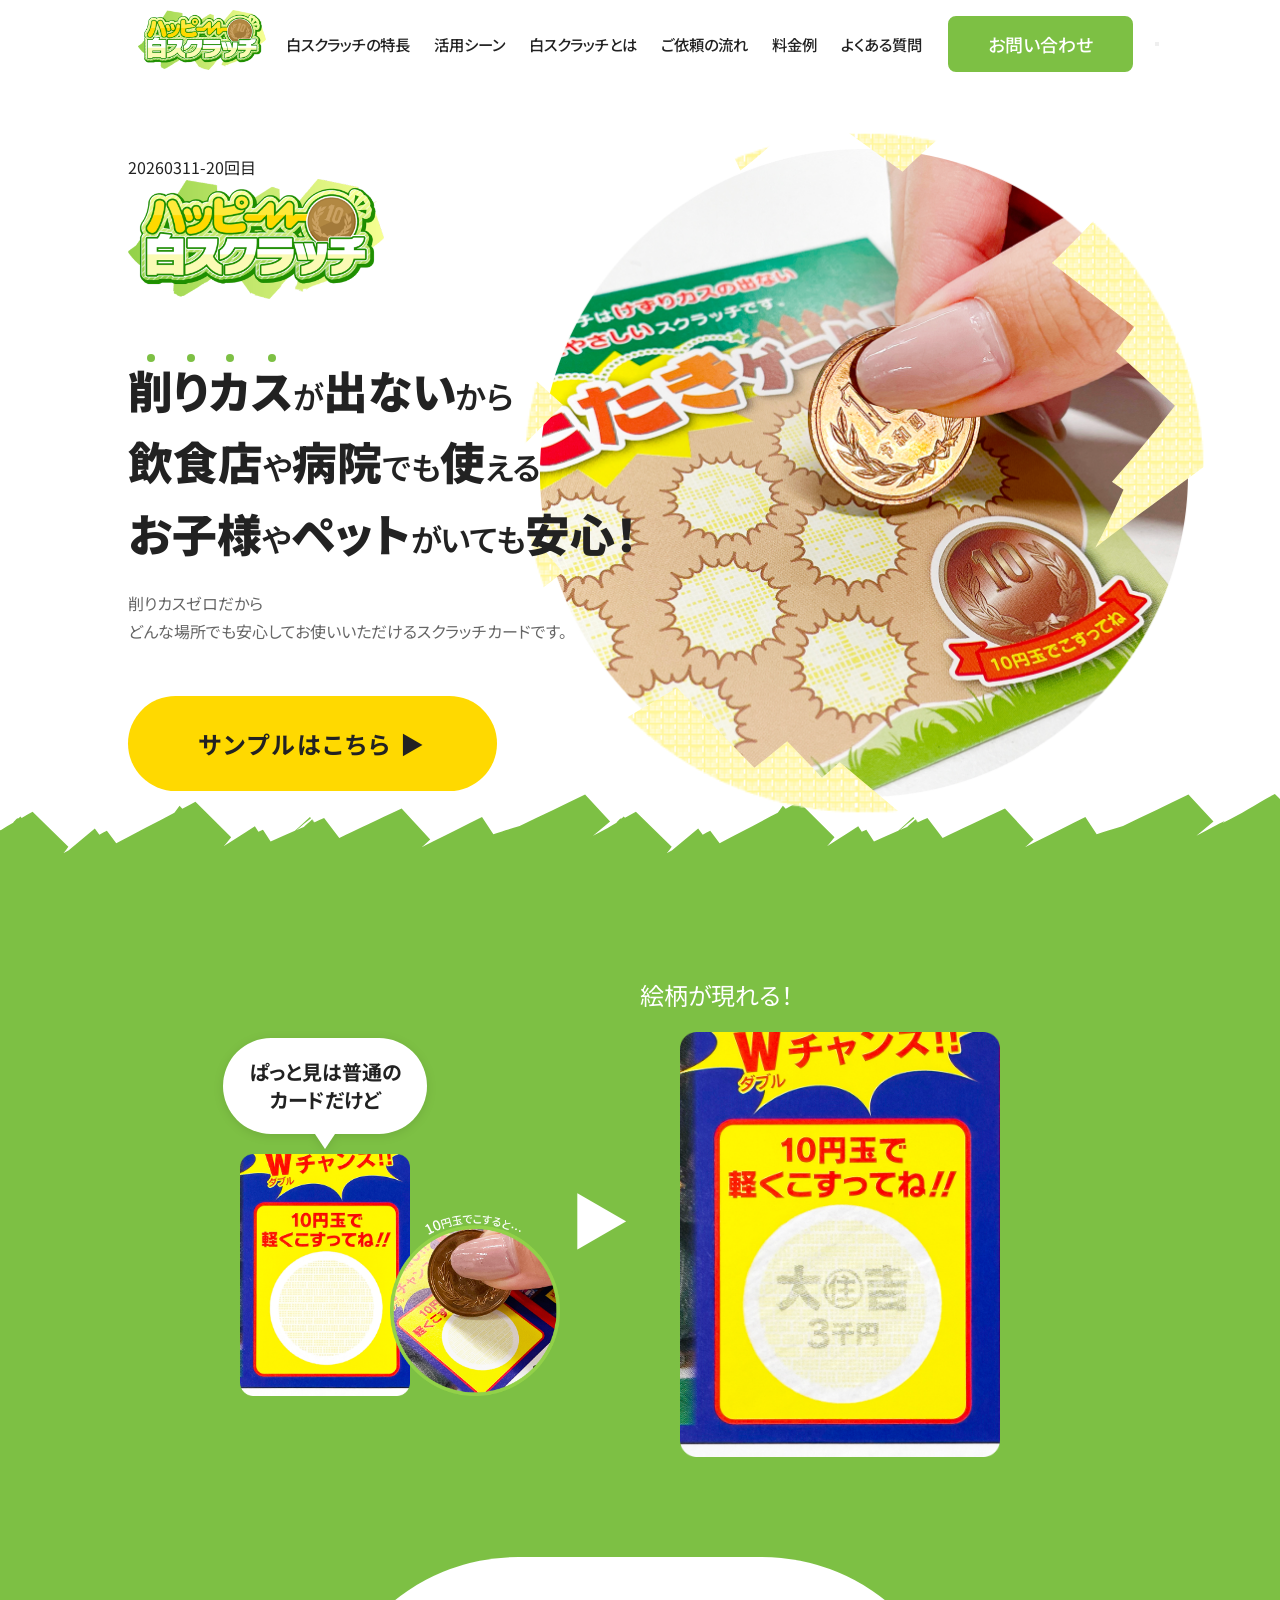
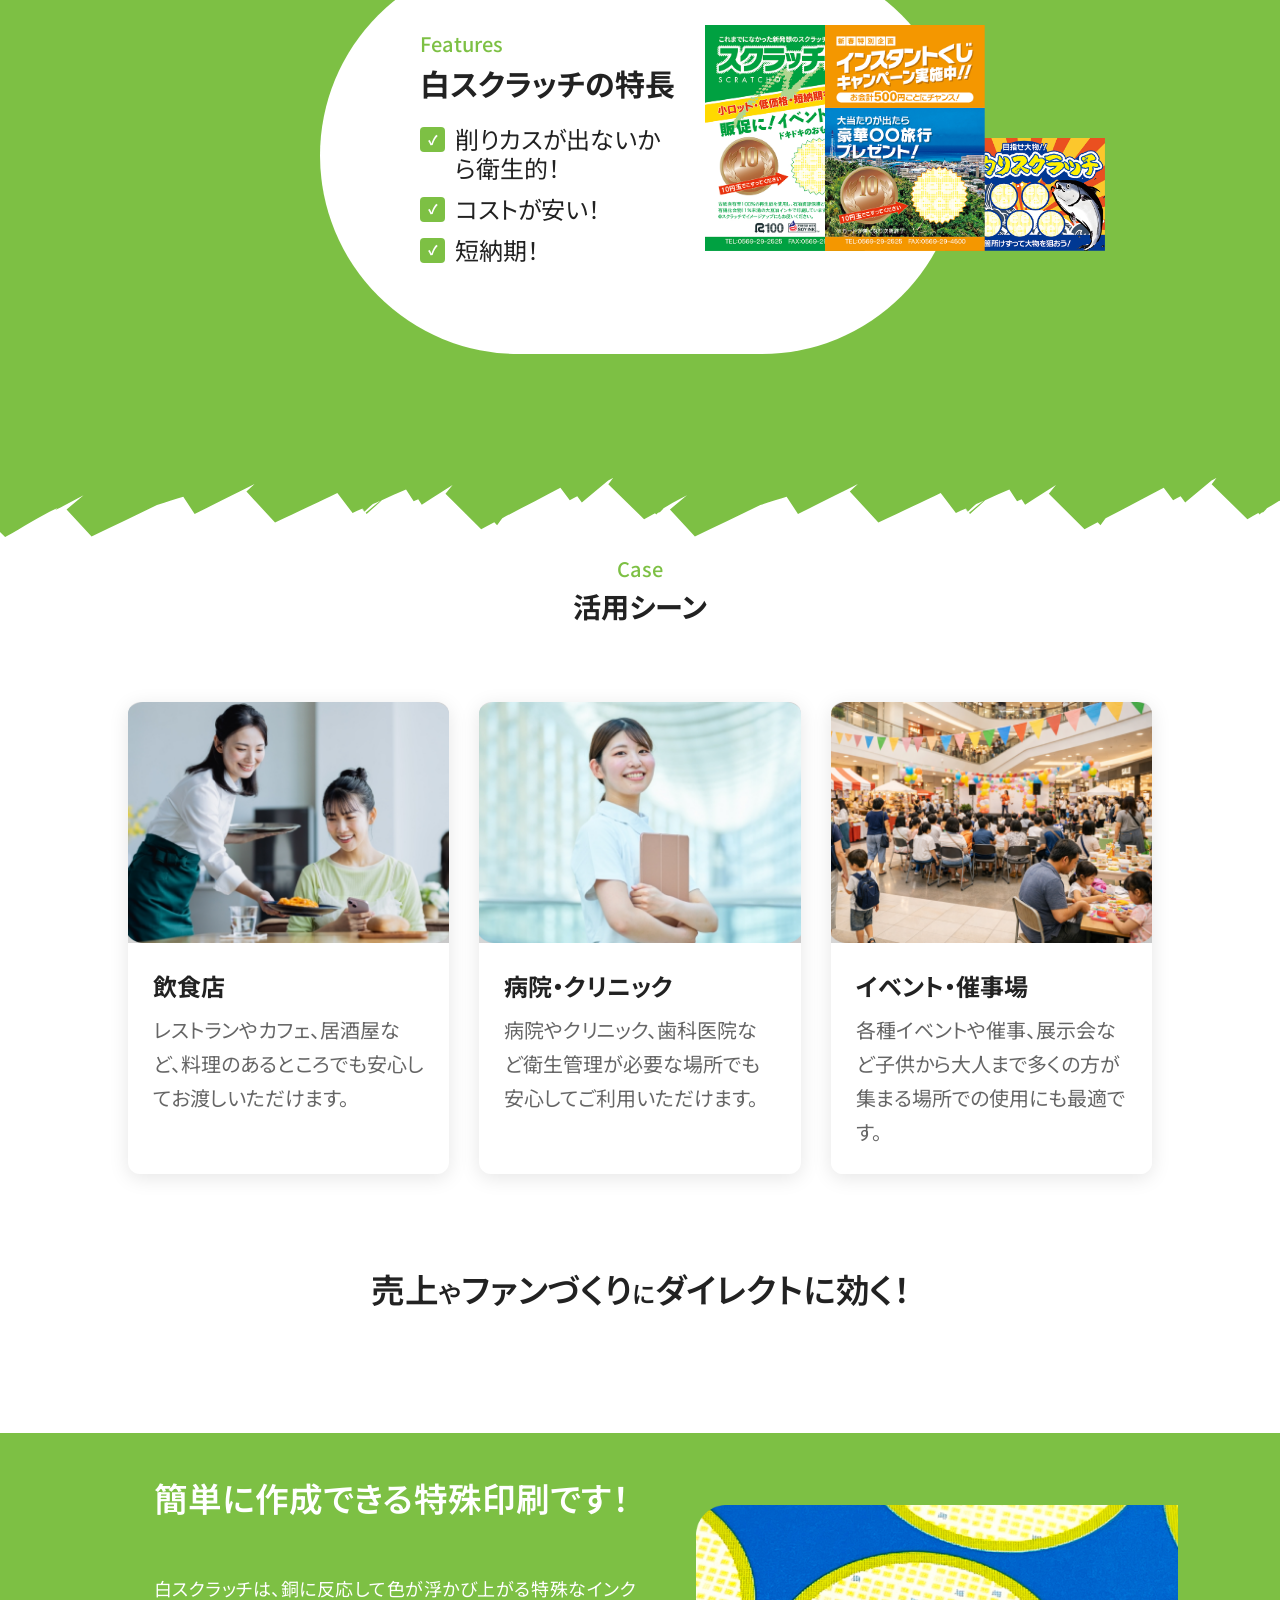
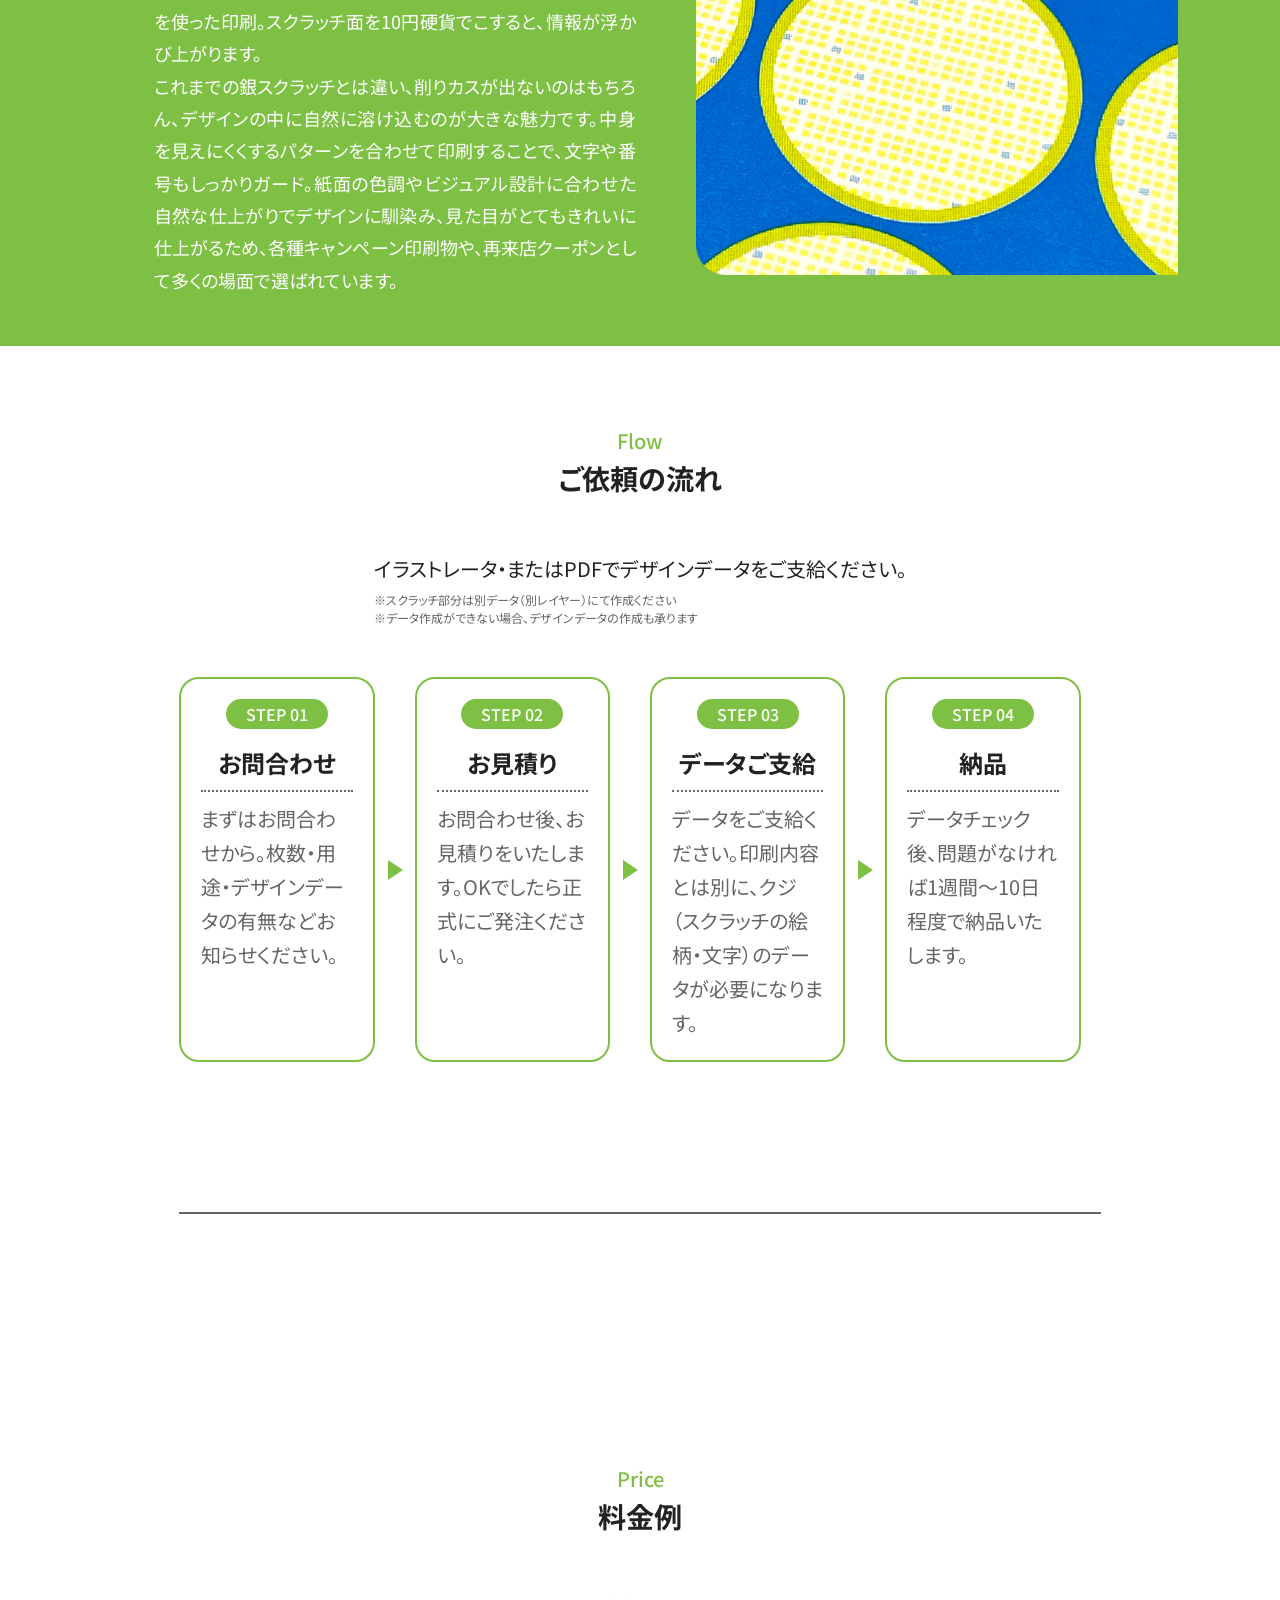
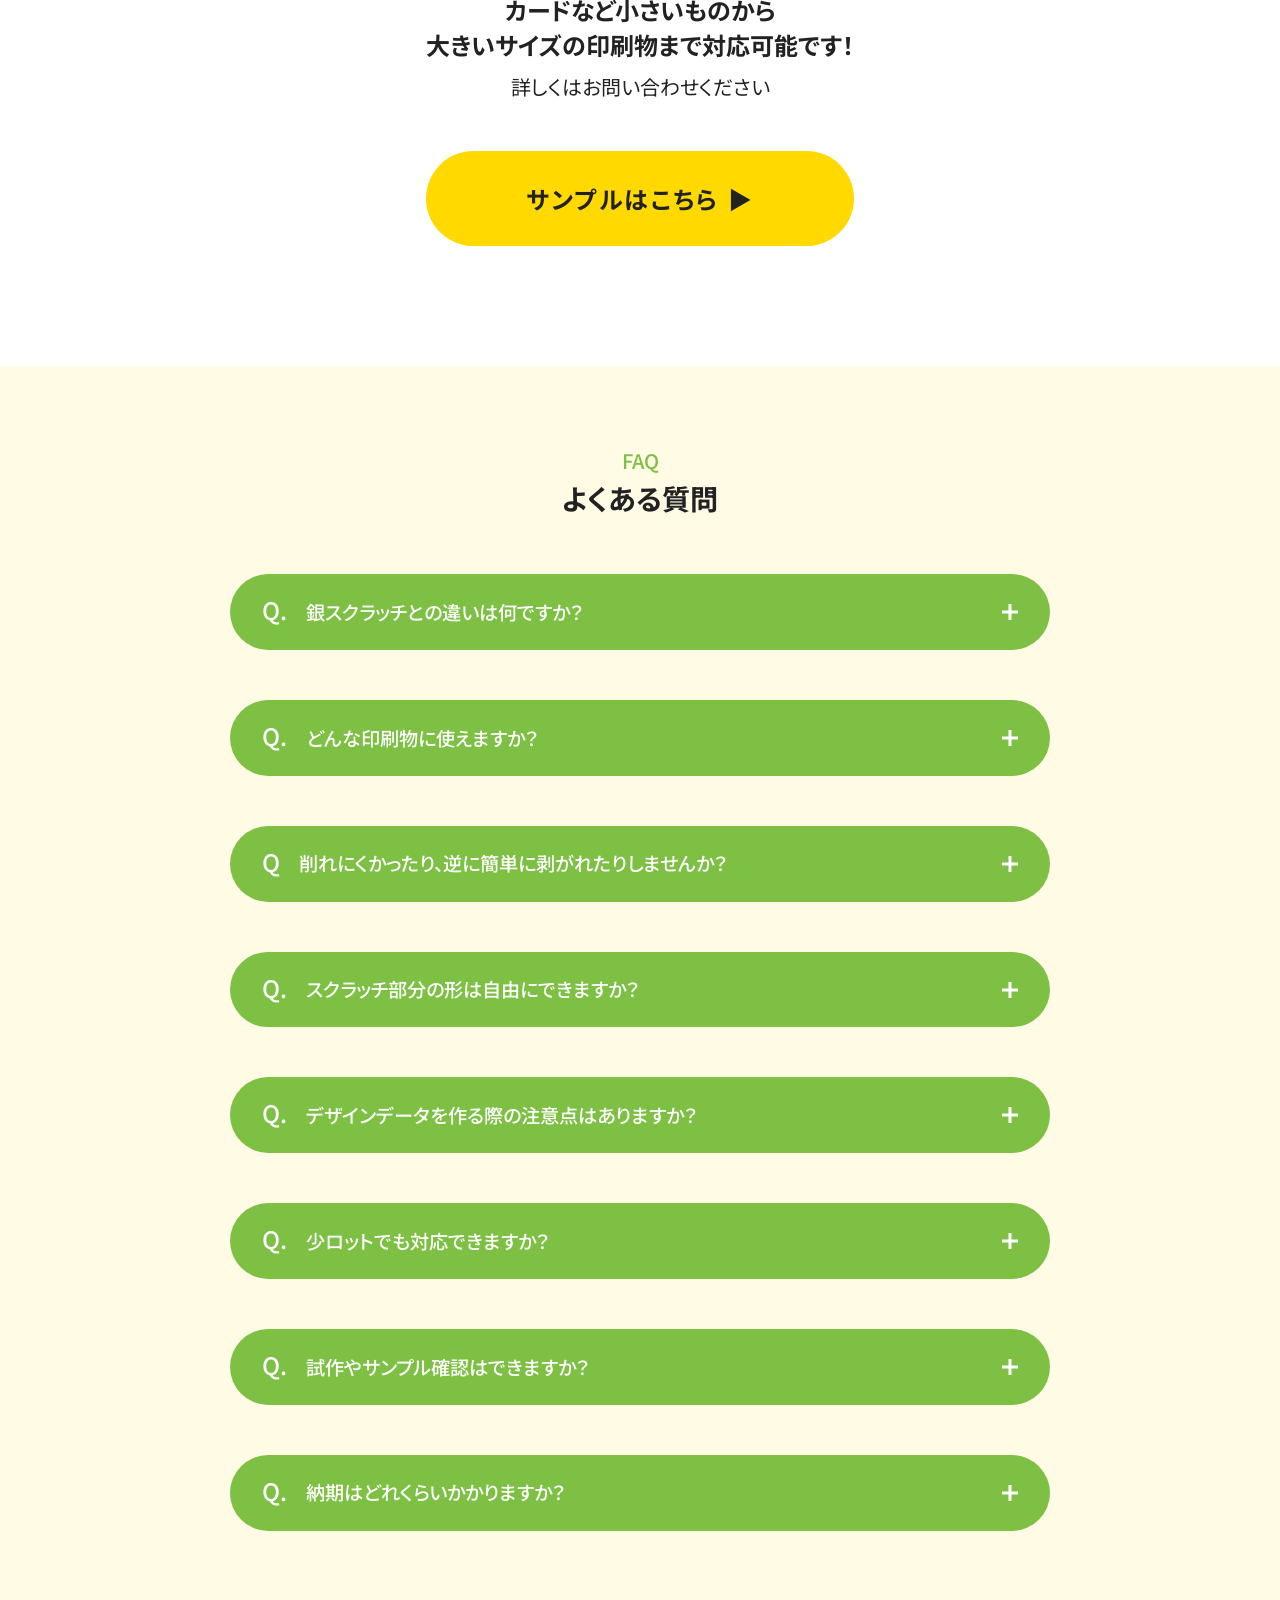
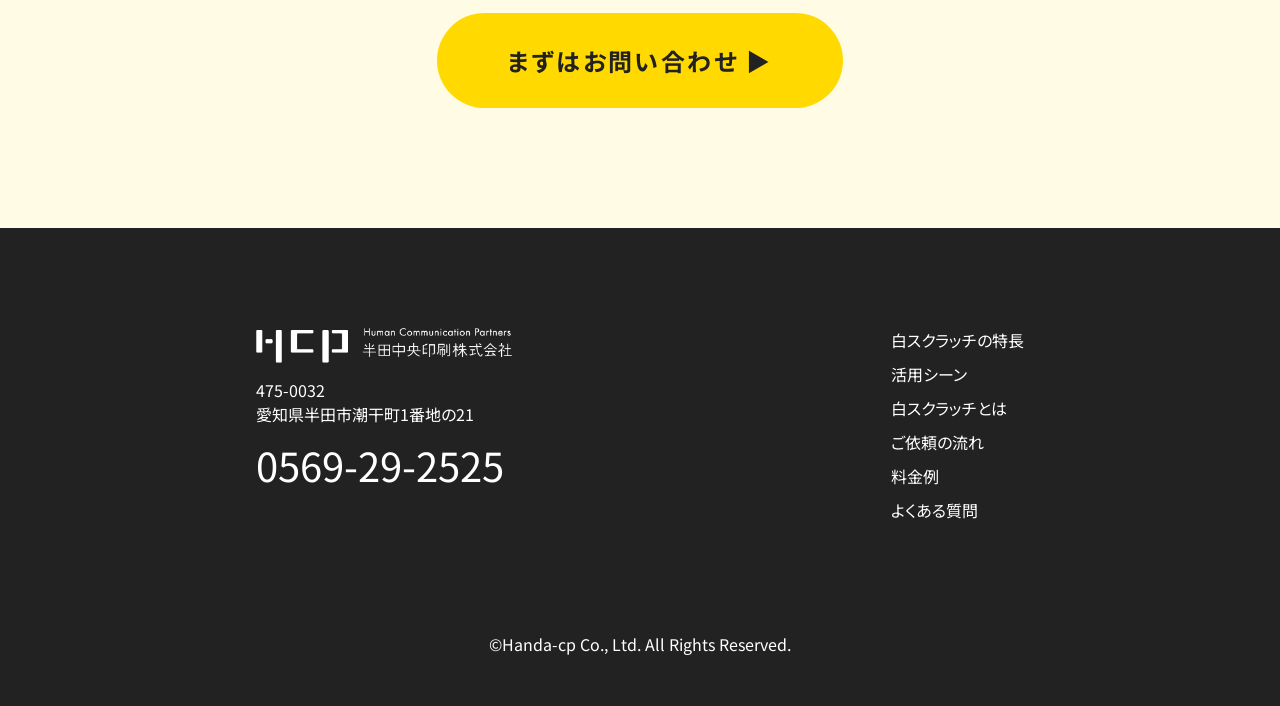
<file: index.html>
<!DOCTYPE html>
<html lang="ja">
<head>
	<meta charset="UTF-8">
	<meta name="viewport" content="width=device-width, initial-scale=1.0">
	<title>ハッピー白スクラッチ</title>
	<link rel="preconnect" href="https://fonts.googleapis.com">
	<link rel="preconnect" href="https://fonts.gstatic.com" crossorigin>
	<link href="https://fonts.googleapis.com/css2?family=Noto+Sans+JP:wght@400;500;700;900&family=M+PLUS+Rounded+1c:wght@400;700;900&display=swap" rel="stylesheet">
	<!-- ↑フォント変えたからなくてもいいか、もしくは変更した方がいいかも -->
	<link href="./common/style.css" rel="stylesheet">
</head>
<body>

<!-- ====== MOBILE NAV ====== -->
<div class="mobile-nav-overlay" id="mobileNav">
	<button class="mobile-nav-close" onclick="closeMobileNav()">✕</button>
	<a href="#features" onclick="closeMobileNav()">白スクラッチの特長</a>
	<a href="#scenes" onclick="closeMobileNav()">活用シーン</a>
	<a href="#benefits" onclick="closeMobileNav()">白スクラッチとは</a>
	<a href="#flow" onclick="closeMobileNav()">ご依頼の流れ</a>
	<a href="#pricing" onclick="closeMobileNav()">料金例</a>
	<a href="#faq" onclick="closeMobileNav()">よくある質問</a>
	<a href="https://business.form-mailer.jp/lp/c951b586337417" onclick="closeMobileNav()" style="background:var(--green);color:#fff;padding:14px 32px;border-radius:30px;">お問い合わせ</a>
</div>

<!-- ====== HEADER ====== -->
<header>
	<div class="header-inner">
		<div class="header-logo"><img src="./images/scratch-logo.png" alt="ハッピー白スクラッチ"></div>
		<nav>
			<a href="#features">白スクラッチの特長</a>
			<a href="#scenes">活用シーン</a>
			<a href="#benefits">白スクラッチとは</a>
			<a href="#flow">ご依頼の流れ</a>
			<a href="#pricing">料金例</a>
			<a href="#faq">よくある質問</a>
			<a href="https://business.form-mailer.jp/lp/c951b586337417" class="btn-cta-header" target="_blank" rel="noopener noreferrer">お問い合わせ</a>
		</nav>
		<button class="mobile-menu-btn" onclick="openMobileNav()" aria-label="メニューを開く">
			<span></span><span></span><span></span>
		</button>
	</div>
</header>

<!-- ====== HERO ====== -->
<section class="hero">
	<div class="hero-inner">
		<div class="hero-text">

			<p>20260311-20回目</p>

			<div><img src="./images/scratch-logo.png" alt="ハッピー白スクラッチ"></div>
			<h2 class="hero-title">
				<span class="text-dots">
					<span>削</span><span>り</span><span>カ</span><span>ス</span>
				</span>
				<span class="text-sub">が</span>出ない<span class="text-sub">から</span><br>
				飲食店<span class="text-sub">や</span>病院<span class="text-sub">でも</span>使<span class="text-sub">える</span><br>
				お子様<span class="text-sub">や</span>ペット<span class="text-sub">がいても</span><br class="sp-br">安心！
			</h2>
			<p class="hero-desc">
				削りカスゼロだから<br>
				どんな場所でも安心してお使いいただけるスクラッチカードです。
			</p>
			<a href="https://business.form-mailer.jp/lp/c951b586337417" class="btn-primary" target="_blank" rel="noopener noreferrer">サンプルはこちら<span class="arrow">▶︎</span></a>
		</div>

		<!-- ===== スクラッチアニメーション ===== -->
		<div class="scratch-container">
			<p><img src="./images/top-image.png" alt=""></p>
			<!-- <div class="under-image">削りかすが出ない<br>白スクラッチ！</div> -->			
			<svg class="scratch-svg" viewBox="0 0 450 450">
				<defs>
					<mask id="scratch-mask">
						<rect width="100%" height="100%" fill="white" />
						<path class="scratch-path" 
							d="M26.2,124.5c39.6-30.4,77.5-73.7,118.5-94.3C99,51.4,62.8,121,22.6,170.8C88,105.8,169.4,95.7,228.9,15C161.2,111.1,89.6,195.2,15,266.2C123.2,189,245.7,129.1,343.6,20.4C239.4,73.1,140.2,285.2,30,350.5c110.2-71.3,233.1-112.1,329.2-249.1c-78.9,91.9-157.8,183.8-236.6,275.8c88.9-71.3,177.1-146.8,264.5-226.3C316.8,242,238.7,305.5,165.2,384.6c61.5-52.9,122.4-109.3,182.4-169c-35.3,79.7-82.4,135.2-123.8,200.5c48.6-44.4,97.9-85.7,147.7-123.7c-28.7,62.1-69.8,97.3-104.9,142.6c54.9-53.9,111.1-102,168.4-144.2c-18.6,40.9-38.9,78.5-60.7,112.1"
							fill="none" 
							stroke="black" 
							stroke-width="100" 
							stroke-linecap="butt" 
							stroke-linejoin="miter" />
					</mask>
				</defs>
				<!-- 隠す層 -->
				<image href="./images/scratch.png" width="100%" height="100%" mask="url(#scratch-mask)" />
				<!-- <rect width="100%" height="100%" fill="#C0C0C0" mask="url(#scratch-mask)" /> -->
			</svg>
		</div>
	</div>
</section>

<!-- ====== FEATURES (Wチャンス) ====== -->
<section class="features-section" id="features">
	<div class="features-inner">
		<div class="feature-images">
			<div class="feature-images-before">
				<div class="feature-images-balloon">
					<div class="balloon">
						ぱっと見は普通の<br>カードだけど
					</div>
					<img src="./images/feature-image-before.png" alt="">
				</div>
				<div>
					<img src="./images/feature-image-before-up.png" alt="">
				</div>
			</div>
			<div class="feature-images-arrow">
				<p>▶︎</p>
			</div>
			<div class="feature-images-after">
				<div>
					<p>絵柄が現れる！</p>
					<img src="./images/feature-image-after.png" alt="">
				</div>
			</div>
		</div>
		<div class="feature-text">
			<div>
				<h3><span>Features</span><br>白スクラッチの特長</h3>
				<ul>
					<li>削りカスが出ないから衛生的！</li>
					<li>コストが安い！</li>
					<li>短納期！</li>
				</ul>
			</div>
			<div class="feature-images-sample">
				<p class="scratch-item item-green">
					<img src="./images/scratch-sample01.png" alt="スクラッチ緑">
				</p>
				<p class="scratch-item item-orange">
					<img src="./images/scratch-sample02.png" alt="スクラッチオレンジ">
				</p>
				<p class="scratch-item item-blue">
					<img src="./images/scratch-sample03.png" alt="スクラッチブルー">
				</p>
			</div>
		</div>
	</div>
</section>

<!-- ====== scenes-section ====== -->
<section class="scenes-section" id="scenes">
	<div class="section-inner">
		<h3 class="section-title"><span>Case</span><br>活用シーン</h3>
		<div class="scenes-grid">
			<div class="scene-card">
				<div class="scene-img-placeholder"><img src="./images/case-image-01.png" alt=""></div>
				<div class="scene-body">
					<div class="sub-title u-text-left">飲食店</div>
					<p class="scene-desc">レストランやカフェ、居酒屋など、料理のあるところでも安心してお渡しいただけます。</p>
				</div>
			</div>
			<div class="scene-card">
				<div class="scene-img-placeholder"><img src="./images/case-image-02.png" alt=""></div>
				<div class="scene-body">
					<div class="sub-title u-text-left">病院・クリニック</div>
					<p class="scene-desc">病院やクリニック、歯科医院など衛生管理が必要な場所でも安心してご利用いただけます。</p>
				</div>
			</div>
			<div class="scene-card">
				<div class="scene-img-placeholder"><img src="./images/case-image-03.png" alt=""></div>
				<div class="scene-body">
					<div class="sub-title u-text-left">イベント・催事場</div>
					<p class="scene-desc">各種イベントや催事、展示会など子供から大人まで多くの方が集まる場所での使用にも最適です。</p>
				</div>
			</div>
		</div>
	</div>
	<div class="section-point">
		<p>売上<span class="text-sub">や</span>ファンづくり<span class="text-sub">に<br class="sp-br"></span>ダイレクトに効く！</p>
	</div>
</section>
<!-- ===== /scenes-section ===== -->


<!-- ====== benefits-section ====== -->
<section class="benefits-section" id="benefits">
	<div class="benefits-inner">
		<div class="benefits-content">
			<div class="section-point">簡単に作成できる<br class="sp-br">特殊印刷です！</div>
			<p class="benefit-desc">白スクラッチは、銅に反応して色が浮かび上がる特殊なインクを使った印刷。スクラッチ面を10円硬貨でこすると、情報が浮かび上がります。<br>これまでの銀スクラッチとは違い、削りカスが出ないのはもちろん、デザインの中に自然に溶け込むのが大きな魅力です。中身を見えにくくするパターンを合わせて印刷することで、文字や番号もしっかりガード。紙面の色調やビジュアル設計に合わせた自然な仕上がりでデザインに馴染み、見た目がとてもきれいに仕上がるため、各種キャンペーン印刷物や、再来店クーポンとして多くの場面で選ばれています。</p>
		</div>
		<div class="benefits-visual">
			<img src="./images/benefit-image.png" alt="">
		</div>
	</div>
</section>
<!-- ===== /benefits-section ===== -->

<!-- ====== FLOW ====== -->
<section class="flow-section" id="flow">
	<div class="section-inner">
		<h3 class="section-title"><span>Flow</span><br>ご依頼の流れ</h3>
		<div class="flow-lead">
			<p>イラストレータ・またはPDFでデザインデータをご支給ください。</p>
			<small class="c-note u-text-left">※スクラッチ部分は別データ（別レイヤー）にて作成ください<br>※データ作成ができない場合、デザインデータの作成も承ります</small>
		</div>
		<div class="flow-items">
			<div class="flow-step">
				<div class="flow-num">STEP 01</div>
				<div class="sub-title">お問合わせ</div>
				<p class="flow-desc">まずはお問合わせから。枚数・用途・デザインデータの有無などお知らせください。</p>
			</div>
			<div class="flow-step">
				<div class="flow-num">STEP 02</div>
				<div class="sub-title">お見積り</div>
				<p class="flow-desc">お問合わせ後、お見積りをいたします。OKでしたら正式にご発注ください。</p>
			</div>
			<div class="flow-step">
				<div class="flow-num">STEP 03</div>
				<div class="sub-title">データご支給</div>
				<p class="flow-desc">データをご支給ください。印刷内容とは別に、クジ（スクラッチの絵柄・文字）のデータが必要になります。</p>
			</div>
			<div class="flow-step">
				<div class="flow-num">STEP 04</div>
				<div class="sub-title">納品</div>
				<p class="flow-desc">データチェック後、問題がなければ1週間〜10日程度で納品いたします。</p>
			</div>
		</div>
	</div>
</section>

<!-- ====== PRICING ====== -->
<section class="pricing-section" id="pricing">
	<div class="section-inner">
		<h3 class="section-title"><span>Price</span><br>料金例</h3>
		<p class="sub-title u-text-center">カードなど小さいものから<br>大きいサイズの印刷物まで対応可能です！</p>
		<p>詳しくはお問い合わせください</p>
		<a href="https://business.form-mailer.jp/lp/c951b586337417" class="btn-primary" target="_blank" rel="noopener noreferrer">
			サンプルはこちら <span class="arrow">▶︎</span>
		</a>
		</div>
	</div>
</section>

<!-- ====== FAQ ====== -->
<section class="faq-section" id="faq">
	<div class="section-inner">
		<h3 class="section-title"><span>FAQ</span><br>よくある質問</h3>
		<div class="faq-list">
			<div class="faq-item">
				<div class="faq-q" onclick="toggleFaq(this)">
					<div class="faq-q-icon">Q.</div>
					<div class="faq-q-text">銀スクラッチとの違いは何ですか？</div>
					<div class="faq-toggle"></div>
				</div>
				<div class="faq-a">
					<p class="faq-a-text">隠蔽層の色が異なります。白スクラッチはデザインに馴染みやすく、背景色やブランドカラーに合わせた紙面設計がしやすいのが特徴です。見た目を自然に保ったまま隠蔽加工ができます。</p>
				</div>
			</div>

			<div class="faq-item">
				<div class="faq-q" onclick="toggleFaq(this)">
					<div class="faq-q-icon">Q.</div>
					<div class="faq-q-text">どんな印刷物に使えますか？</div>
					<div class="faq-toggle"></div>
				</div>
				<div class="faq-a">
					<p class="faq-a-text">カード、DM、チラシ、キャンペーン台紙、シリアルコードカード、応募券など、平面の印刷物であれば幅広く対応可能です。用紙やサイズについては仕様確認のうえ調整します。</p>
				</div>
			</div>

			<div class="faq-item">
				<div class="faq-q" onclick="toggleFaq(this)">
					<div class="faq-q-icon">Q</div>
					<div class="faq-q-text">削れにくかったり、逆に簡単に剥がれたりしませんか？</div>
					<div class="faq-toggle"></div>
				</div>
				<div class="faq-a">
					<p class="faq-a-text">白スクラッチはインキを削るのではなく、こすって情報が浮かび上がらせるスクラッチです。サンプルで仕様をご確認いただけます。紙ですので、あまり強くこすると破れる可能性があります。</p>
				</div>
			</div>

			<div class="faq-item">
				<div class="faq-q" onclick="toggleFaq(this)">
					<div class="faq-q-icon">Q.</div>
					<div class="faq-q-text">スクラッチ部分の形は自由にできますか？</div>
					<div class="faq-toggle"></div>
				</div>
				<div class="faq-a">
					<p class="faq-a-text">四角形・円形・帯状などの基本形状のほか、レイアウトに合わせた設計が可能です。内容が読めない隠蔽面積を確保することが前提となります。</p>
				</div>
			</div>

			<div class="faq-item">
				<div class="faq-q" onclick="toggleFaq(this)">
					<div class="faq-q-icon">Q.</div>
					<div class="faq-q-text">デザインデータを作る際の注意点はありますか？</div>
					<div class="faq-toggle"></div>
				</div>
				<div class="faq-a">
					<p class="faq-a-text">スクラッチ部分のサイズ、位置、下地の色、文字サイズなどに推奨設計があります。入稿前にガイドラインをご案内できますので、制作段階でご相談いただくとスムーズです。</p>
				</div>
			</div>

			<div class="faq-item">
				<div class="faq-q" onclick="toggleFaq(this)">
					<div class="faq-q-icon">Q.</div>
					<div class="faq-q-text">少ロットでも対応できますか？</div>
					<div class="faq-toggle"></div>
				</div>
				<div class="faq-a">
					<p class="faq-a-text">内容と仕様によります。キャンペーン用途などで少部数対応が可能なケースもありますので、まずは部数・仕様をご相談ください。</p>
				</div>
			</div>

			<div class="faq-item">
				<div class="faq-q" onclick="toggleFaq(this)">
					<div class="faq-q-icon">Q.</div>
					<div class="faq-q-text">試作やサンプル確認はできますか？</div>
					<div class="faq-toggle"></div>
				</div>
				<div class="faq-a">
					<p class="faq-a-text">量産前のサンプル作成やテスト印刷のご相談も可能です。スクラッチの仕様を事前に確認できます。</p>
				</div>
			</div>

			<div class="faq-item">
				<div class="faq-q" onclick="toggleFaq(this)">
					<div class="faq-q-icon">Q.</div>
					<div class="faq-q-text">納期はどれくらいかかりますか？</div>
					<div class="faq-toggle"></div>
				</div>
				<div class="faq-a">
					<p class="faq-a-text">データチェック後、問題がなければ1週間〜10日程度で納品いたします。仕様・部数によって変わりますのでスケジュールには余裕をもってご相談ください。</p>
				</div>
			</div>
		</div>

		<div class="faq-cta">
			<a href="https://business.form-mailer.jp/lp/c951b586337417" class="btn-primary" target="_blank" rel="noopener noreferrer">まずはお問い合わせ<span class="arrow">▶︎</span></a>
		</div>
	</div>
</section>

<!-- ====== FOOTER ====== -->
<footer>
	<div class="footer-wrapper u-stack">
		<div class="company-info">
			<div class="footer-logo"><a href="https://handa-cp.co.jp/"><img src="images/hcp-logo.png" alt="半田中央印刷"></a></div>
			<p>475-0032<br>愛知県半田市潮干町1番地の21</p>
			<a href="tel:0569-29-2525">0569-29-2525</a>
			<!-- <a href="https://handa-cp.co.jp/" target="_blank" rel="noopener noreferrer" class="btn-primary">会社ホームページ</a> -->
		</div>
		<ul>
			<li><a href="#features">白スクラッチの特長</a></li>
			<li><a href="#scenes">活用シーン</a></li>
			<li><a href="#benefits">白スクラッチとは</a></li>
			<li><a href="#flow">ご依頼の流れ</a></li>
			<li><a href="#pricing">料金例</a></li>
			<li><a href="#faq">よくある質問</a></li>
		</ul>
	</div>
	<p>©Handa-cp Co., Ltd. All Rights Reserved.</p>
</footer>

<script src="./common/script.js"></script>
</body>
</html>
</file>
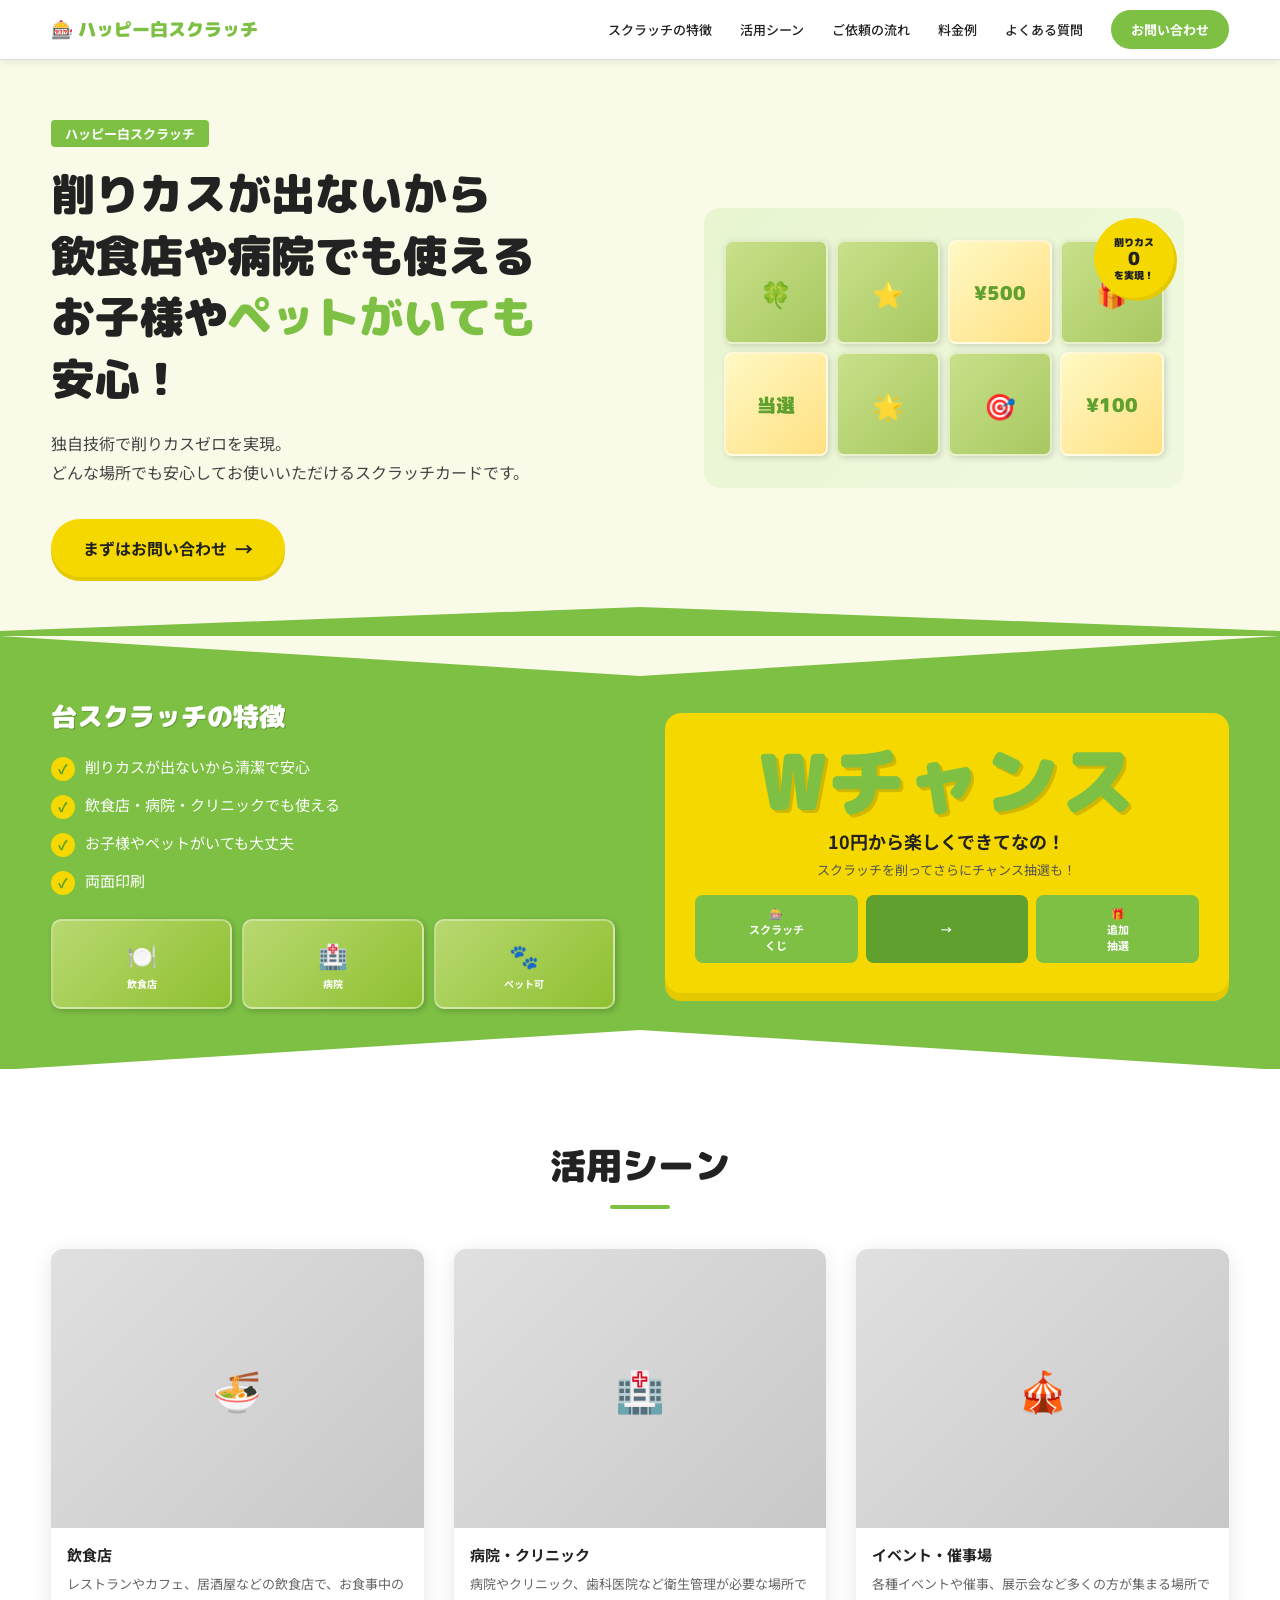
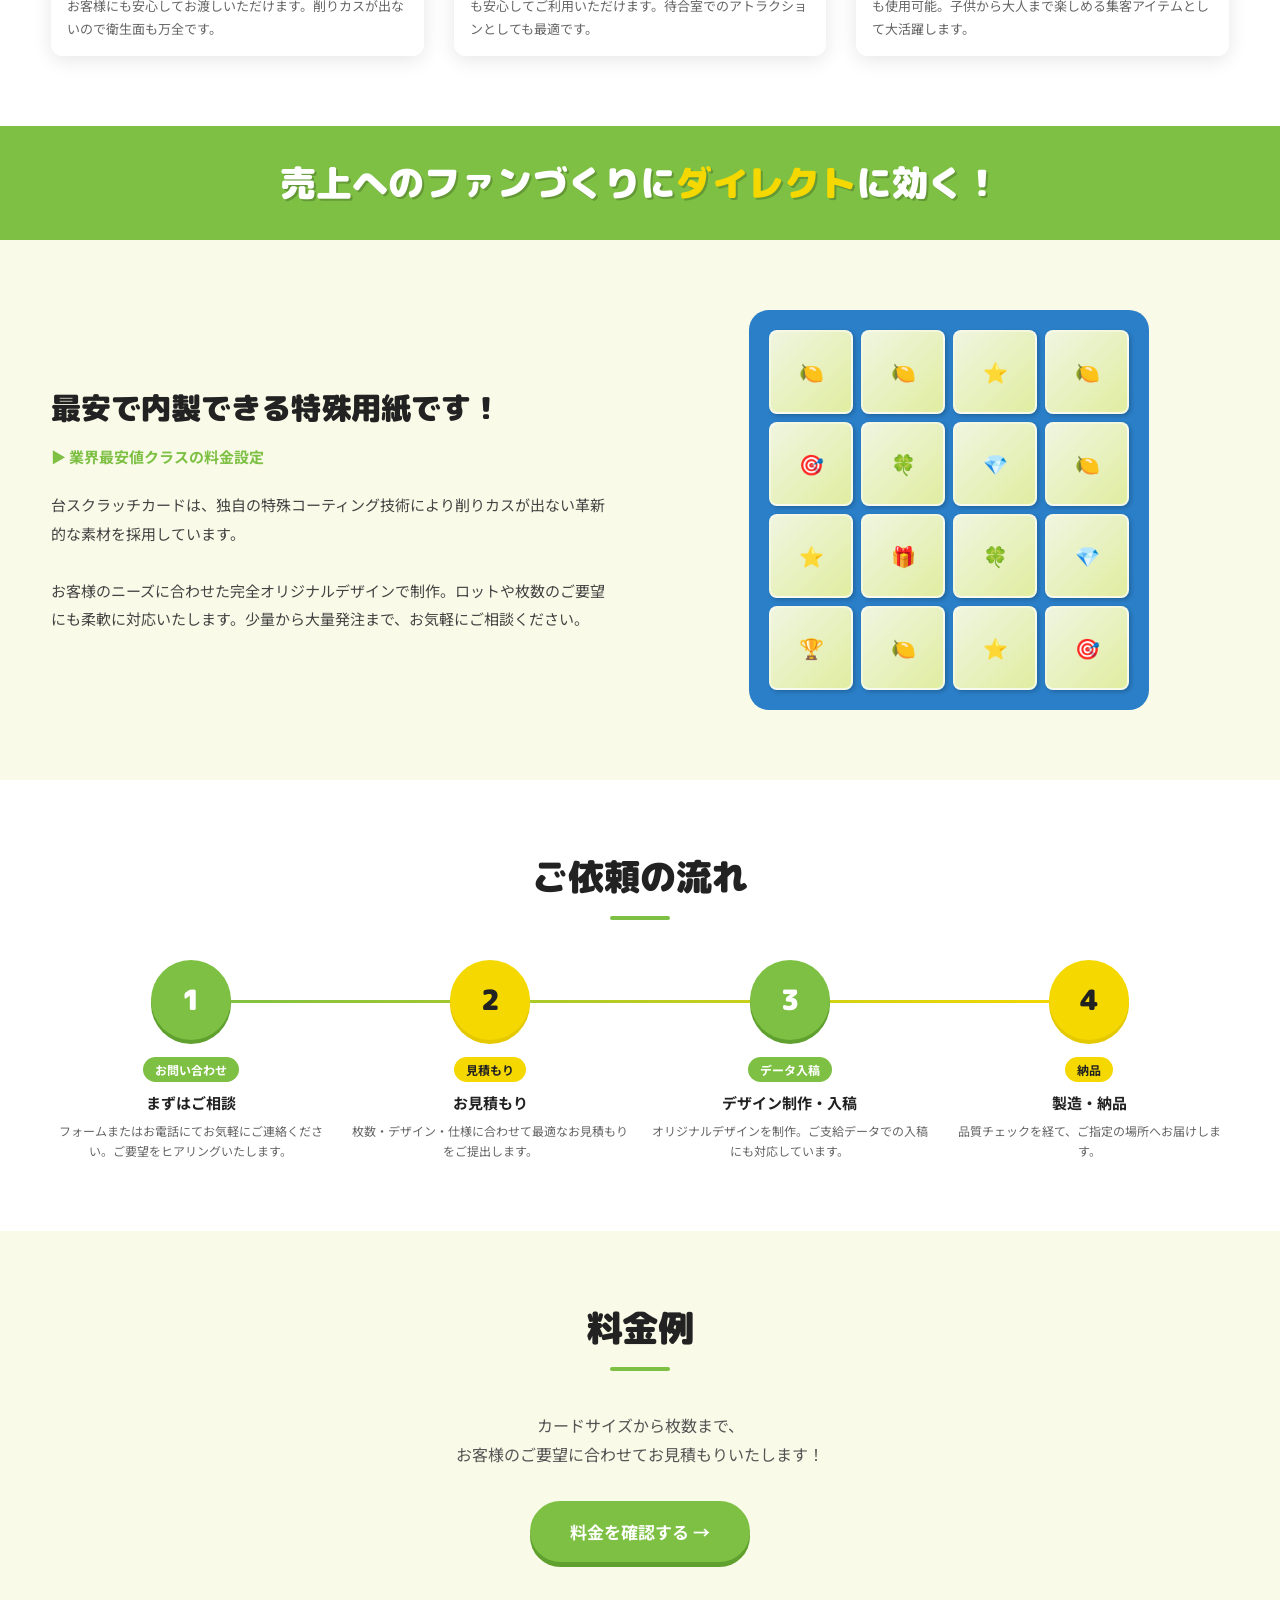
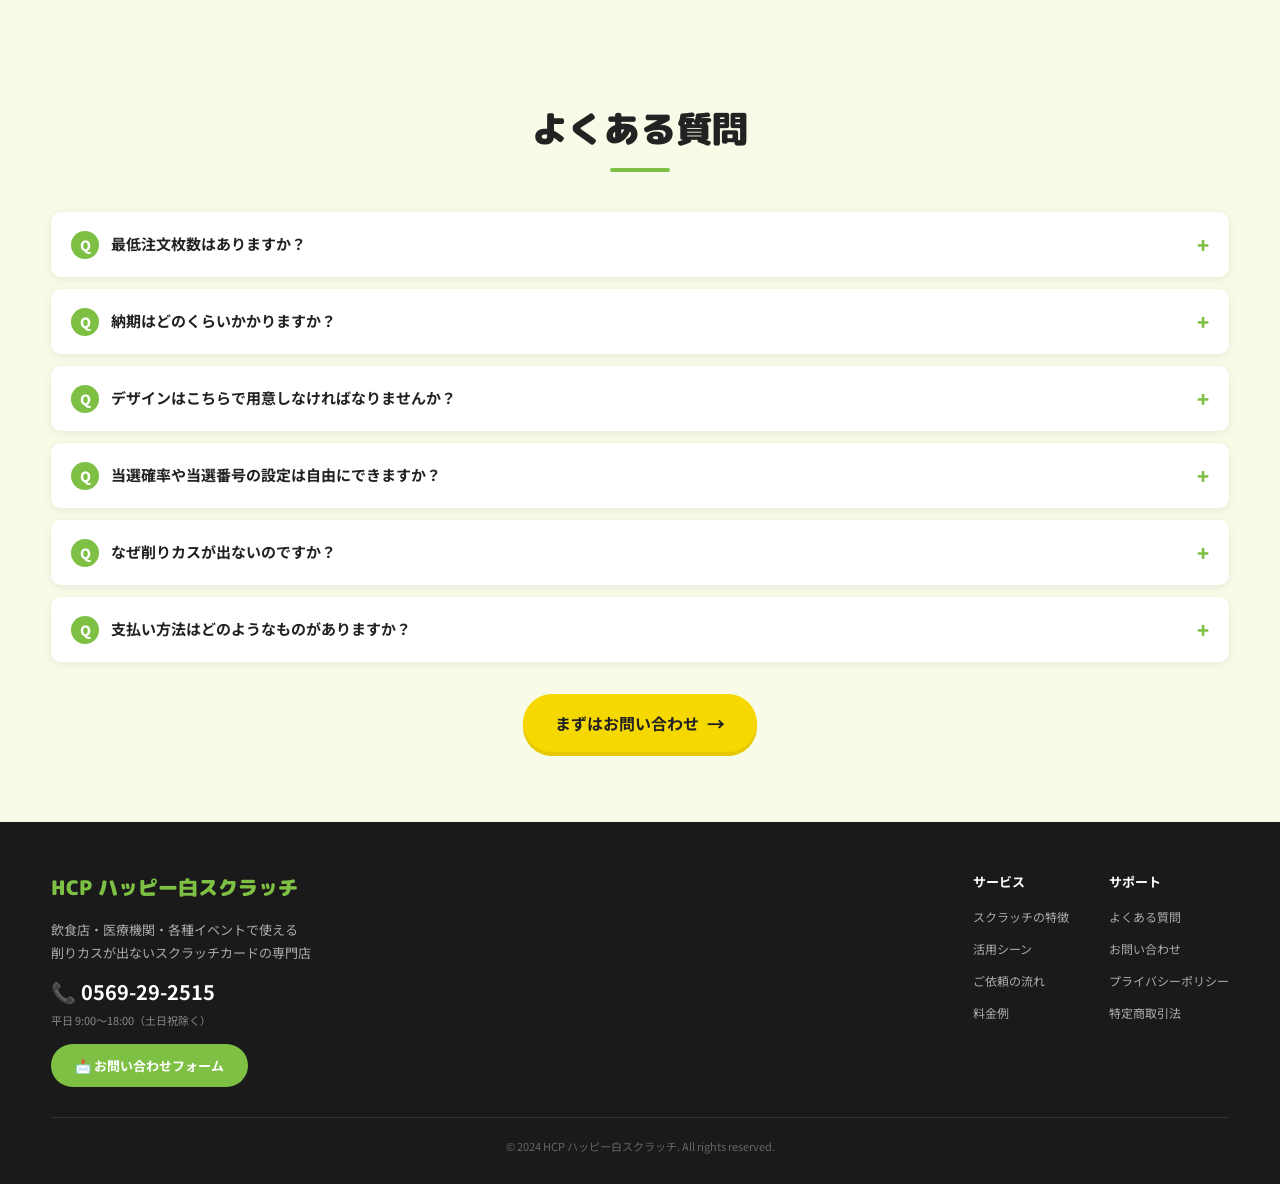
<file: index-vr1.html>
<!DOCTYPE html>
<html lang="ja">
<head>
  <meta charset="UTF-8">
  <meta name="viewport" content="width=device-width, initial-scale=1.0">
  <title>ハッピー白スクラッチ</title>
  <link rel="preconnect" href="https://fonts.googleapis.com">
  <link rel="preconnect" href="https://fonts.gstatic.com" crossorigin>
  <link href="https://fonts.googleapis.com/css2?family=Noto+Sans+JP:wght@400;500;700;900&family=M+PLUS+Rounded+1c:wght@400;700;900&display=swap" rel="stylesheet">
  <style>
    *, *::before, *::after { box-sizing: border-box; margin: 0; padding: 0; }

    :root {
      --green: #7dc044;
      --green-dark: #5fa02e;
      --green-light: #d4edaa;
      --yellow: #f5d800;
      --yellow-dark: #e5c900;
      --cream: #f5f5dc;
      --cream-light: #fafae8;
      --white: #ffffff;
      --black: #222222;
      --gray: #666666;
      --gray-light: #f0f0f0;
      --max-w: 1400px;
      --side-pad: clamp(20px, 4vw, 60px);
    }

    html { scroll-behavior: smooth; }

    body {
      font-family: 'Noto Sans JP', sans-serif;
      color: var(--black);
      background: #fff;
      overflow-x: hidden;
    }

    /* ========== HEADER ========== */
    header {
      background: #fff;
      border-bottom: 1px solid #e0e0e0;
      position: sticky;
      top: 0;
      z-index: 100;
      box-shadow: 0 2px 8px rgba(0,0,0,0.08);
    }
    .header-inner {
      max-width: var(--max-w);
      margin: 0 auto;
      padding: 10px var(--side-pad);
      display: flex;
      align-items: center;
      justify-content: space-between;
      gap: 20px;
    }
    .header-logo {
      font-family: 'M PLUS Rounded 1c', sans-serif;
      font-size: clamp(14px, 2vw, 18px);
      font-weight: 900;
      color: var(--green);
      white-space: nowrap;
    }
    nav {
      display: flex;
      align-items: center;
      gap: clamp(12px, 2.5vw, 28px);
    }
    nav a {
      text-decoration: none;
      color: var(--black);
      font-size: clamp(11px, 1.2vw, 13px);
      font-weight: 500;
      white-space: nowrap;
      transition: color 0.2s;
    }
    nav a:hover { color: var(--green); }
    .btn-cta-header {
      background: var(--green);
      color: #fff !important;
      padding: 10px 20px;
      border-radius: 30px;
      font-weight: 700;
      font-size: clamp(11px, 1.2vw, 13px) !important;
      transition: background 0.2s, transform 0.1s;
    }
    .btn-cta-header:hover {
      background: var(--green-dark);
      transform: translateY(-1px);
    }

    /* ========== HERO ========== */
    .hero {
      background: var(--cream-light);
      padding: 60px var(--side-pad);
      position: relative;
      overflow: hidden;
    }
    .hero::before {
      content: '';
      position: absolute;
      bottom: -30px; left: 0; right: 0;
      height: 60px;
      background: var(--green);
      clip-path: polygon(0 100%, 100% 100%, 100% 40%, 50% 0%, 0 40%);
    }
    .hero-inner {
      max-width: var(--max-w);
      margin: 0 auto;
      display: grid;
      grid-template-columns: 1fr 1fr;
      gap: 40px;
      align-items: center;
    }
    .hero-label {
      display: inline-block;
      background: var(--green);
      color: #fff;
      font-size: 13px;
      font-weight: 700;
      padding: 4px 14px;
      border-radius: 4px;
      margin-bottom: 16px;
    }
    .hero-title {
      font-family: 'M PLUS Rounded 1c', sans-serif;
      font-size: clamp(26px, 3.5vw, 44px);
      font-weight: 900;
      line-height: 1.4;
      color: var(--black);
      margin-bottom: 20px;
    }
    .hero-title em {
      color: var(--green);
      font-style: normal;
    }
    .hero-desc {
      font-size: clamp(14px, 1.3vw, 16px);
      line-height: 1.8;
      color: #444;
      margin-bottom: 32px;
    }
    .btn-primary {
      display: inline-flex;
      align-items: center;
      gap: 8px;
      background: var(--yellow);
      color: var(--black);
      font-size: clamp(14px, 1.4vw, 16px);
      font-weight: 700;
      padding: 16px 32px;
      border-radius: 40px;
      text-decoration: none;
      box-shadow: 0 4px 0 var(--yellow-dark);
      transition: transform 0.15s, box-shadow 0.15s;
    }
    .btn-primary:hover {
      transform: translateY(2px);
      box-shadow: 0 2px 0 var(--yellow-dark);
    }
    .btn-primary .arrow { font-size: 18px; }

    .hero-image {
      display: flex;
      justify-content: center;
      align-items: center;
    }
    .hero-image-mockup {
      width: 100%;
      max-width: 480px;
      background: linear-gradient(135deg, #e8f5d0 0%, #f0f9e0 100%);
      border-radius: 16px;
      padding: 20px;
      position: relative;
      overflow: hidden;
      min-height: 280px;
      display: flex;
      align-items: center;
      justify-content: center;
    }
    .hero-image-mockup .scratch-visual {
      display: grid;
      grid-template-columns: repeat(4, 1fr);
      gap: 8px;
      width: 100%;
    }
    .scratch-card {
      aspect-ratio: 1;
      background: linear-gradient(135deg, #c8e08a, #a8c860);
      border-radius: 8px;
      border: 2px solid rgba(255,255,255,0.6);
      display: flex;
      align-items: center;
      justify-content: center;
      font-size: clamp(18px, 2vw, 28px);
      box-shadow: 2px 2px 6px rgba(0,0,0,0.15);
      transition: transform 0.3s;
    }
    .scratch-card:hover { transform: scale(1.08) rotate(-3deg); }
    .scratch-card.revealed {
      background: linear-gradient(135deg, #fff9c4, #ffe082);
      font-weight: 900;
      color: var(--green-dark);
      font-family: 'M PLUS Rounded 1c', sans-serif;
      font-size: clamp(14px, 1.5vw, 20px);
    }
    .hero-badge {
      position: absolute;
      top: 10px; right: 10px;
      background: var(--yellow);
      border-radius: 50%;
      width: 80px;
      height: 80px;
      display: flex;
      flex-direction: column;
      align-items: center;
      justify-content: center;
      font-size: 10px;
      font-weight: 900;
      text-align: center;
      line-height: 1.2;
      box-shadow: 3px 3px 0 var(--yellow-dark);
      font-family: 'M PLUS Rounded 1c', sans-serif;
    }

    /* ========== SECTION COMMON ========== */
    section { padding: 70px var(--side-pad); }
    .section-inner {
      max-width: var(--max-w);
      margin: 0 auto;
    }
    .section-title {
      font-family: 'M PLUS Rounded 1c', sans-serif;
      font-size: clamp(22px, 3vw, 36px);
      font-weight: 900;
      text-align: center;
      margin-bottom: 40px;
      position: relative;
      padding-bottom: 16px;
    }
    .section-title::after {
      content: '';
      position: absolute;
      bottom: 0; left: 50%;
      transform: translateX(-50%);
      width: 60px; height: 4px;
      background: var(--green);
      border-radius: 2px;
    }

    /* ========== FEATURES (Wチャンス) ========== */
    .features-section {
      background: var(--green);
      padding: 60px var(--side-pad);
      position: relative;
    }
    .features-section::before,
    .features-section::after {
      content: '';
      position: absolute;
      left: 0; right: 0;
      height: 40px;
    }
    .features-section::before {
      top: -1px;
      background: var(--cream-light);
      clip-path: polygon(0 0, 100% 0, 100% 0, 50% 100%, 0 0);
    }
    .features-section::after {
      bottom: -1px;
      background: #fff;
      clip-path: polygon(0 100%, 100% 100%, 100% 100%, 50% 0, 0 100%);
    }
    .features-inner {
      max-width: var(--max-w);
      margin: 0 auto;
      display: grid;
      grid-template-columns: 1fr 1fr;
      gap: 50px;
      align-items: center;
    }
    .feature-badge-big {
      background: var(--yellow);
      border-radius: 16px;
      padding: 30px;
      text-align: center;
      position: relative;
      box-shadow: 0 8px 0 var(--yellow-dark);
    }
    .feature-badge-big .w-chance {
      font-family: 'M PLUS Rounded 1c', sans-serif;
      font-size: clamp(40px, 6vw, 80px);
      font-weight: 900;
      color: var(--green);
      line-height: 1;
      text-shadow: 3px 3px 0 rgba(0,0,0,0.15);
    }
    .feature-badge-big .subtitle {
      font-size: clamp(14px, 1.5vw, 18px);
      font-weight: 700;
      color: var(--black);
      margin-top: 8px;
    }
    .feature-badge-big .detail {
      font-size: clamp(11px, 1.1vw, 13px);
      color: #555;
      margin-top: 6px;
    }
    .feature-list {
      color: #fff;
    }
    .feature-list h3 {
      font-family: 'M PLUS Rounded 1c', sans-serif;
      font-size: clamp(18px, 2.2vw, 26px);
      font-weight: 900;
      margin-bottom: 20px;
      text-shadow: 1px 1px 0 rgba(0,0,0,0.2);
    }
    .feature-list ul {
      list-style: none;
      display: flex;
      flex-direction: column;
      gap: 12px;
    }
    .feature-list ul li {
      display: flex;
      align-items: flex-start;
      gap: 10px;
      font-size: clamp(13px, 1.3vw, 15px);
      line-height: 1.6;
    }
    .feature-list ul li::before {
      content: '✓';
      flex-shrink: 0;
      width: 24px;
      height: 24px;
      background: var(--yellow);
      color: var(--green-dark);
      border-radius: 50%;
      display: flex;
      align-items: center;
      justify-content: center;
      font-size: 13px;
      font-weight: 900;
      margin-top: 2px;
    }

    /* scratch cards in features */
    .scratch-preview {
      display: grid;
      grid-template-columns: repeat(3, 1fr);
      gap: 10px;
      margin-top: 20px;
    }
    .scratch-mini {
      background: linear-gradient(135deg, #b8d870, #8fc030);
      border-radius: 10px;
      padding: 16px 8px;
      text-align: center;
      border: 2px solid rgba(255,255,255,0.4);
      box-shadow: 2px 2px 6px rgba(0,0,0,0.2);
    }
    .scratch-mini .icon { font-size: 24px; }
    .scratch-mini .label {
      font-size: 10px;
      color: #fff;
      font-weight: 700;
      margin-top: 4px;
    }

    /* ========== USAGE SCENES ========== */
    .scenes-section { background: #fff; }
    .scenes-grid {
      display: grid;
      grid-template-columns: repeat(3, 1fr);
      gap: 30px;
      margin-top: 20px;
    }
    .scene-card {
      border-radius: 12px;
      overflow: hidden;
      box-shadow: 0 4px 20px rgba(0,0,0,0.1);
      transition: transform 0.3s;
    }
    .scene-card:hover { transform: translateY(-4px); }
    .scene-img {
      width: 100%;
      aspect-ratio: 4/3;
      object-fit: cover;
      display: block;
      background: var(--gray-light);
    }
    .scene-img-placeholder {
      width: 100%;
      aspect-ratio: 4/3;
      background: linear-gradient(135deg, #e0e0e0, #c8c8c8);
      display: flex;
      align-items: center;
      justify-content: center;
      font-size: 40px;
    }
    .scene-body {
      padding: 16px;
      background: #fff;
    }
    .scene-title {
      font-size: 15px;
      font-weight: 700;
      margin-bottom: 8px;
    }
    .scene-desc {
      font-size: 13px;
      color: var(--gray);
      line-height: 1.7;
    }

    /* ========== CTA BANNER ========== */
    .cta-banner {
      background: var(--green);
      padding: 30px var(--side-pad);
      text-align: center;
    }
    .cta-banner p {
      font-family: 'M PLUS Rounded 1c', sans-serif;
      font-size: clamp(20px, 3vw, 36px);
      font-weight: 900;
      color: #fff;
      text-shadow: 2px 2px 0 rgba(0,0,0,0.2);
    }
    .cta-banner p span {
      color: var(--yellow);
    }

    /* ========== BENEFITS ========== */
    .benefits-section {
      background: var(--cream-light);
      position: relative;
      overflow: hidden;
    }
    .benefits-inner {
      max-width: var(--max-w);
      margin: 0 auto;
      display: grid;
      grid-template-columns: 1fr 1fr;
      gap: 60px;
      align-items: center;
    }
    .benefits-content h2 {
      font-family: 'M PLUS Rounded 1c', sans-serif;
      font-size: clamp(18px, 2.5vw, 30px);
      font-weight: 900;
      margin-bottom: 12px;
    }
    .benefits-content .sub {
      color: var(--green);
      font-weight: 700;
      font-size: clamp(13px, 1.3vw, 15px);
      margin-bottom: 20px;
    }
    .benefits-content p {
      font-size: clamp(13px, 1.3vw, 15px);
      line-height: 1.9;
      color: #444;
    }
    .benefits-visual {
      position: relative;
      min-height: 300px;
      display: flex;
      align-items: center;
      justify-content: center;
    }
    .scratch-big-visual {
      width: 100%;
      max-width: 400px;
      display: grid;
      grid-template-columns: repeat(4, 1fr);
      gap: 8px;
      padding: 20px;
      background: #2a7fc8;
      border-radius: 20px;
      position: relative;
    }
    .scratch-big-card {
      aspect-ratio: 1;
      border-radius: 8px;
      background: linear-gradient(135deg, #f0f5e0, #e0eda0);
      border: 2px solid rgba(255,255,255,0.6);
      display: flex;
      align-items: center;
      justify-content: center;
      font-size: 20px;
      box-shadow: 2px 2px 4px rgba(0,0,0,0.2);
    }

    /* ========== FLOW ========== */
    .flow-section { background: #fff; }
    .flow-grid {
      display: grid;
      grid-template-columns: repeat(4, 1fr);
      gap: 20px;
      position: relative;
    }
    .flow-grid::before {
      content: '';
      position: absolute;
      top: 40px;
      left: 12.5%;
      right: 12.5%;
      height: 3px;
      background: linear-gradient(90deg, var(--green), var(--yellow));
      z-index: 0;
    }
    .flow-step {
      text-align: center;
      position: relative;
      z-index: 1;
    }
    .flow-num {
      width: 80px;
      height: 80px;
      border-radius: 50%;
      background: var(--green);
      color: #fff;
      font-family: 'M PLUS Rounded 1c', sans-serif;
      font-size: 28px;
      font-weight: 900;
      display: flex;
      align-items: center;
      justify-content: center;
      margin: 0 auto 16px;
      box-shadow: 0 4px 0 var(--green-dark);
    }
    .flow-num.yellow {
      background: var(--yellow);
      color: var(--black);
      box-shadow: 0 4px 0 var(--yellow-dark);
    }
    .flow-label {
      background: var(--green);
      color: #fff;
      font-size: 12px;
      font-weight: 700;
      padding: 4px 12px;
      border-radius: 20px;
      display: inline-block;
      margin-bottom: 10px;
    }
    .flow-label.yellow {
      background: var(--yellow);
      color: var(--black);
    }
    .flow-title {
      font-weight: 700;
      font-size: 15px;
      margin-bottom: 8px;
    }
    .flow-desc {
      font-size: 12px;
      color: var(--gray);
      line-height: 1.7;
    }

    /* ========== PRICING ========== */
    .pricing-section {
      background: var(--cream-light);
      text-align: center;
    }
    .pricing-desc {
      font-size: clamp(14px, 1.4vw, 16px);
      color: #555;
      margin-bottom: 32px;
      line-height: 1.8;
    }
    .btn-pricing {
      display: inline-flex;
      align-items: center;
      gap: 10px;
      background: var(--green);
      color: #fff;
      font-size: clamp(14px, 1.5vw, 17px);
      font-weight: 700;
      padding: 18px 40px;
      border-radius: 40px;
      text-decoration: none;
      box-shadow: 0 5px 0 var(--green-dark);
      transition: transform 0.15s, box-shadow 0.15s;
    }
    .btn-pricing:hover {
      transform: translateY(3px);
      box-shadow: 0 2px 0 var(--green-dark);
    }

    /* ========== FAQ ========== */
    .faq-section {
      background: #f7fbe8;
    }
    .faq-list {
      display: flex;
      flex-direction: column;
      gap: 12px;
    }
    .faq-item {
      background: #fff;
      border-radius: 10px;
      overflow: hidden;
      box-shadow: 0 2px 8px rgba(0,0,0,0.07);
    }
    .faq-q {
      display: flex;
      align-items: center;
      gap: 12px;
      padding: 18px 20px;
      cursor: pointer;
      user-select: none;
      transition: background 0.2s;
    }
    .faq-q:hover { background: var(--cream-light); }
    .faq-q-icon {
      flex-shrink: 0;
      width: 28px;
      height: 28px;
      background: var(--green);
      color: #fff;
      border-radius: 50%;
      display: flex;
      align-items: center;
      justify-content: center;
      font-weight: 900;
      font-size: 14px;
    }
    .faq-q-text {
      flex: 1;
      font-weight: 700;
      font-size: clamp(13px, 1.3vw, 15px);
      line-height: 1.5;
    }
    .faq-toggle {
      flex-shrink: 0;
      font-size: 20px;
      color: var(--green);
      transition: transform 0.3s;
      font-weight: 900;
    }
    .faq-item.open .faq-toggle { transform: rotate(45deg); }
    .faq-a {
      display: none;
      padding: 0 20px 18px 60px;
    }
    .faq-item.open .faq-a { display: block; }
    .faq-a-icon {
      display: inline-flex;
      align-items: center;
      gap: 8px;
      color: var(--green);
      font-weight: 700;
      font-size: 13px;
      margin-bottom: 8px;
    }
    .faq-a-text {
      font-size: clamp(12px, 1.2vw, 14px);
      color: #555;
      line-height: 1.8;
    }
    .faq-cta {
      text-align: center;
      margin-top: 32px;
    }

    /* ========== FOOTER ========== */
    footer {
      background: #1a1a1a;
      color: #ccc;
      padding: 50px var(--side-pad) 30px;
    }
    .footer-inner {
      max-width: var(--max-w);
      margin: 0 auto;
      display: grid;
      grid-template-columns: 1fr 1fr;
      gap: 40px;
      padding-bottom: 30px;
      border-bottom: 1px solid #333;
    }
    .footer-left .logo {
      font-family: 'M PLUS Rounded 1c', sans-serif;
      font-size: 20px;
      font-weight: 900;
      color: var(--green);
      margin-bottom: 16px;
      display: flex;
      align-items: center;
      gap: 8px;
    }
    .footer-left p {
      font-size: 13px;
      line-height: 1.8;
      color: #aaa;
    }
    .footer-left .tel {
      font-size: 20px;
      font-weight: 700;
      color: #fff;
      margin: 12px 0 6px;
    }
    .footer-left .tel-note {
      font-size: 11px;
      color: #888;
    }
    .btn-footer-cta {
      display: inline-flex;
      align-items: center;
      gap: 8px;
      background: var(--green);
      color: #fff;
      padding: 12px 24px;
      border-radius: 30px;
      text-decoration: none;
      font-weight: 700;
      font-size: 13px;
      margin-top: 16px;
      transition: background 0.2s;
    }
    .btn-footer-cta:hover { background: var(--green-dark); }
    .footer-right {
      display: flex;
      justify-content: flex-end;
      align-items: flex-start;
      gap: 40px;
    }
    .footer-nav h4 {
      color: #fff;
      font-size: 13px;
      font-weight: 700;
      margin-bottom: 12px;
    }
    .footer-nav ul { list-style: none; }
    .footer-nav ul li { margin-bottom: 8px; }
    .footer-nav ul li a {
      color: #aaa;
      text-decoration: none;
      font-size: 12px;
      transition: color 0.2s;
    }
    .footer-nav ul li a:hover { color: var(--green); }
    .footer-bottom {
      max-width: var(--max-w);
      margin: 20px auto 0;
      text-align: center;
      font-size: 11px;
      color: #666;
    }

    /* ========== WAVE DIVIDER ========== */
    .wave-divider {
      width: 100%;
      overflow: hidden;
      line-height: 0;
    }
    .wave-divider svg {
      display: block;
      width: 100%;
    }

    /* ========== ZIGZAG EDGE ========== */
    .zigzag-top {
      width: 100%;
      height: 30px;
      background: inherit;
      position: relative;
    }

    /* ========== RESPONSIVE ========== */
    @media (max-width: 768px) {
      :root { --side-pad: 20px; }

      /* Header */
      nav { display: none; }
      .mobile-menu-btn {
        display: flex;
        flex-direction: column;
        gap: 5px;
        background: none;
        border: none;
        cursor: pointer;
        padding: 4px;
      }
      .mobile-menu-btn span {
        display: block;
        width: 24px;
        height: 2px;
        background: var(--black);
        border-radius: 2px;
      }

      /* Hero */
      .hero-inner {
        grid-template-columns: 1fr;
        gap: 30px;
      }
      .hero { padding-bottom: 80px; }

      /* Features */
      .features-inner {
        grid-template-columns: 1fr;
        gap: 30px;
      }

      /* Scenes */
      .scenes-grid {
        grid-template-columns: 1fr;
        gap: 20px;
      }

      /* Benefits */
      .benefits-inner {
        grid-template-columns: 1fr;
        gap: 30px;
      }
      .benefits-visual { order: -1; }

      /* Flow */
      .flow-grid {
        grid-template-columns: 1fr 1fr;
        gap: 20px;
      }
      .flow-grid::before { display: none; }

      /* Footer */
      .footer-inner {
        grid-template-columns: 1fr;
        gap: 30px;
      }
      .footer-right {
        justify-content: flex-start;
        flex-wrap: wrap;
        gap: 24px;
      }
    }

    @media (max-width: 480px) {
      .flow-grid { grid-template-columns: 1fr; }
      section { padding: 50px var(--side-pad); }
    }

    /* Mobile nav overlay */
    .mobile-nav-overlay {
      display: none;
      position: fixed;
      inset: 0;
      background: rgba(255,255,255,0.98);
      z-index: 200;
      flex-direction: column;
      align-items: center;
      justify-content: center;
      gap: 24px;
    }
    .mobile-nav-overlay.open { display: flex; }
    .mobile-nav-overlay a {
      text-decoration: none;
      color: var(--black);
      font-size: 18px;
      font-weight: 700;
    }
    .mobile-nav-close {
      position: absolute;
      top: 20px; right: 20px;
      background: none;
      border: none;
      font-size: 28px;
      cursor: pointer;
      color: var(--gray);
    }

    @media (min-width: 769px) {
      .mobile-menu-btn { display: none; }
    }

    /* Animation */
    @keyframes float {
      0%, 100% { transform: translateY(0); }
      50% { transform: translateY(-10px); }
    }
    .float-anim { animation: float 3s ease-in-out infinite; }
  </style>
</head>
<body>

<!-- ====== MOBILE NAV ====== -->
<div class="mobile-nav-overlay" id="mobileNav">
  <button class="mobile-nav-close" onclick="closeMobileNav()">✕</button>
  <a href="#features" onclick="closeMobileNav()">スクラッチの特徴</a>
  <a href="#scenes" onclick="closeMobileNav()">活用シーン</a>
  <a href="#flow" onclick="closeMobileNav()">ご依頼の流れ</a>
  <a href="#pricing" onclick="closeMobileNav()">料金例</a>
  <a href="#faq" onclick="closeMobileNav()">よくある質問</a>
  <a href="#contact" onclick="closeMobileNav()" style="background:var(--green);color:#fff;padding:14px 32px;border-radius:30px;">お問い合わせ</a>
</div>

<!-- ====== HEADER ====== -->
<header>
  <div class="header-inner">
    <div class="header-logo">🎰 ハッピー白スクラッチ</div>
    <nav>
      <a href="#features">スクラッチの特徴</a>
      <a href="#scenes">活用シーン</a>
      <a href="#flow">ご依頼の流れ</a>
      <a href="#pricing">料金例</a>
      <a href="#faq">よくある質問</a>
      <a href="#contact" class="btn-cta-header">お問い合わせ</a>
    </nav>
    <button class="mobile-menu-btn" onclick="openMobileNav()" aria-label="メニューを開く">
      <span></span><span></span><span></span>
    </button>
  </div>
</header>

<!-- ====== HERO ====== -->
<section class="hero">
  <div class="hero-inner">
    <div class="hero-text">
      <span class="hero-label">ハッピー白スクラッチ</span>
      <h1 class="hero-title">
        削りカスが出ないから<br>
        飲食店や病院でも使える<br>
        お子様や<em>ペットがいても</em><br>
        安心！
      </h1>
      <p class="hero-desc">
        独自技術で削りカスゼロを実現。<br>
        どんな場所でも安心してお使いいただけるスクラッチカードです。
      </p>
      <a href="#contact" class="btn-primary">
        まずはお問い合わせ <span class="arrow">→</span>
      </a>
    </div>
    <div class="hero-image">
      <div class="hero-image-mockup float-anim">
        <div class="scratch-visual">
          <div class="scratch-card">🍀</div>
          <div class="scratch-card">⭐</div>
          <div class="scratch-card revealed">¥500</div>
          <div class="scratch-card">🎁</div>
          <div class="scratch-card revealed">当選</div>
          <div class="scratch-card">🌟</div>
          <div class="scratch-card">🎯</div>
          <div class="scratch-card revealed">¥100</div>
        </div>
        <div class="hero-badge">
          <div>削りカス</div>
          <div style="font-size:18px;">0</div>
          <div>を実現！</div>
        </div>
      </div>
    </div>
  </div>
</section>

<!-- ====== FEATURES (Wチャンス) ====== -->
<section class="features-section" id="features">
  <div class="features-inner">
    <div class="feature-list">
      <h3>台スクラッチの特徴</h3>
      <ul>
        <li>削りカスが出ないから清潔で安心</li>
        <li>飲食店・病院・クリニックでも使える</li>
        <li>お子様やペットがいても大丈夫</li>
        <li>両面印刷</li>
      </ul>
      <div class="scratch-preview" style="margin-top:24px;">
        <div class="scratch-mini"><div class="icon">🍽️</div><div class="label">飲食店</div></div>
        <div class="scratch-mini"><div class="icon">🏥</div><div class="label">病院</div></div>
        <div class="scratch-mini"><div class="icon">🐾</div><div class="label">ペット可</div></div>
      </div>
    </div>
    <div>
      <div class="feature-badge-big">
        <div class="w-chance">Wチャンス</div>
        <div class="subtitle">10円から楽しくできてなの！</div>
        <div class="detail">スクラッチを削ってさらにチャンス抽選も！</div>
        <div style="margin-top:16px;display:grid;grid-template-columns:repeat(3,1fr);gap:8px;">
          <div style="background:var(--green);color:#fff;border-radius:8px;padding:10px 4px;font-size:11px;font-weight:700;text-align:center;">🎰<br>スクラッチ<br>くじ</div>
          <div style="background:var(--green-dark);color:#fff;border-radius:8px;padding:10px 4px;font-size:11px;font-weight:700;text-align:center;display:flex;align-items:center;justify-content:center;">→</div>
          <div style="background:var(--green);color:#fff;border-radius:8px;padding:10px 4px;font-size:11px;font-weight:700;text-align:center;">🎁<br>追加<br>抽選</div>
        </div>
      </div>
    </div>
  </div>
</section>

<!-- ====== SCENES ====== -->
<section class="scenes-section" id="scenes">
  <div class="section-inner">
    <h2 class="section-title">活用シーン</h2>
    <div class="scenes-grid">
      <div class="scene-card">
        <div class="scene-img-placeholder">🍜</div>
        <div class="scene-body">
          <div class="scene-title">飲食店</div>
          <p class="scene-desc">レストランやカフェ、居酒屋などの飲食店で、お食事中のお客様にも安心してお渡しいただけます。削りカスが出ないので衛生面も万全です。</p>
        </div>
      </div>
      <div class="scene-card">
        <div class="scene-img-placeholder">🏥</div>
        <div class="scene-body">
          <div class="scene-title">病院・クリニック</div>
          <p class="scene-desc">病院やクリニック、歯科医院など衛生管理が必要な場所でも安心してご利用いただけます。待合室でのアトラクションとしても最適です。</p>
        </div>
      </div>
      <div class="scene-card">
        <div class="scene-img-placeholder">🎪</div>
        <div class="scene-body">
          <div class="scene-title">イベント・催事場</div>
          <p class="scene-desc">各種イベントや催事、展示会など多くの方が集まる場所でも使用可能。子供から大人まで楽しめる集客アイテムとして大活躍します。</p>
        </div>
      </div>
    </div>
  </div>
</section>

<!-- ====== CTA BANNER ====== -->
<div class="cta-banner">
  <p>売上へのファンづくりに<span>ダイレクト</span>に効く！</p>
</div>

<!-- ====== BENEFITS ====== -->
<section class="benefits-section" id="benefits">
  <div class="benefits-inner">
    <div class="benefits-content">
      <h2>最安で内製できる特殊用紙です！</h2>
      <p class="sub">▶ 業界最安値クラスの料金設定</p>
      <p>
        台スクラッチカードは、独自の特殊コーティング技術により削りカスが出ない革新的な素材を採用しています。<br><br>
        お客様のニーズに合わせた完全オリジナルデザインで制作。ロットや枚数のご要望にも柔軟に対応いたします。少量から大量発注まで、お気軽にご相談ください。
      </p>
    </div>
    <div class="benefits-visual">
      <div class="scratch-big-visual">
        <div class="scratch-big-card">🍋</div>
        <div class="scratch-big-card">🍋</div>
        <div class="scratch-big-card">⭐</div>
        <div class="scratch-big-card">🍋</div>
        <div class="scratch-big-card">🎯</div>
        <div class="scratch-big-card">🍀</div>
        <div class="scratch-big-card">💎</div>
        <div class="scratch-big-card">🍋</div>
        <div class="scratch-big-card">⭐</div>
        <div class="scratch-big-card">🎁</div>
        <div class="scratch-big-card">🍀</div>
        <div class="scratch-big-card">💎</div>
        <div class="scratch-big-card">🏆</div>
        <div class="scratch-big-card">🍋</div>
        <div class="scratch-big-card">⭐</div>
        <div class="scratch-big-card">🎯</div>
      </div>
    </div>
  </div>
</section>

<!-- ====== FLOW ====== -->
<section class="flow-section" id="flow">
  <div class="section-inner">
    <h2 class="section-title">ご依頼の流れ</h2>
    <div class="flow-grid">
      <div class="flow-step">
        <div class="flow-num">1</div>
        <span class="flow-label">お問い合わせ</span>
        <div class="flow-title">まずはご相談</div>
        <p class="flow-desc">フォームまたはお電話にてお気軽にご連絡ください。ご要望をヒアリングいたします。</p>
      </div>
      <div class="flow-step">
        <div class="flow-num yellow">2</div>
        <span class="flow-label yellow">見積もり</span>
        <div class="flow-title">お見積もり</div>
        <p class="flow-desc">枚数・デザイン・仕様に合わせて最適なお見積もりをご提出します。</p>
      </div>
      <div class="flow-step">
        <div class="flow-num">3</div>
        <span class="flow-label">データ入稿</span>
        <div class="flow-title">デザイン制作・入稿</div>
        <p class="flow-desc">オリジナルデザインを制作。ご支給データでの入稿にも対応しています。</p>
      </div>
      <div class="flow-step">
        <div class="flow-num yellow">4</div>
        <span class="flow-label yellow">納品</span>
        <div class="flow-title">製造・納品</div>
        <p class="flow-desc">品質チェックを経て、ご指定の場所へお届けします。</p>
      </div>
    </div>
  </div>
</section>

<!-- ====== PRICING ====== -->
<section class="pricing-section" id="pricing">
  <div class="section-inner" style="text-align:center;">
    <h2 class="section-title">料金例</h2>
    <p class="pricing-desc">
      カードサイズから枚数まで、<br>
      お客様のご要望に合わせてお見積もりいたします！
    </p>
    <a href="#contact" class="btn-pricing">料金を確認する →</a>
  </div>
</section>

<!-- ====== FAQ ====== -->
<section class="faq-section" id="faq">
  <div class="section-inner">
    <h2 class="section-title">よくある質問</h2>
    <div class="faq-list">
      <div class="faq-item">
        <div class="faq-q" onclick="toggleFaq(this)">
          <div class="faq-q-icon">Q</div>
          <div class="faq-q-text">最低注文枚数はありますか？</div>
          <div class="faq-toggle">+</div>
        </div>
        <div class="faq-a">
          <div class="faq-a-icon">A</div>
          <p class="faq-a-text">最低注文数は100枚からとなっております。少量からでもオリジナルのスクラッチカードをご注文いただけます。枚数が多いほど単価がお安くなりますので、まずはお気軽にご相談ください。</p>
        </div>
      </div>

      <div class="faq-item">
        <div class="faq-q" onclick="toggleFaq(this)">
          <div class="faq-q-icon">Q</div>
          <div class="faq-q-text">納期はどのくらいかかりますか？</div>
          <div class="faq-toggle">+</div>
        </div>
        <div class="faq-a">
          <div class="faq-a-icon">A</div>
          <p class="faq-a-text">通常、ご入稿データ確定後から約7〜14営業日での納品となります。お急ぎの場合はご相談ください。スケジュールに合わせて対応いたします。</p>
        </div>
      </div>

      <div class="faq-item">
        <div class="faq-q" onclick="toggleFaq(this)">
          <div class="faq-q-icon">Q</div>
          <div class="faq-q-text">デザインはこちらで用意しなければなりませんか？</div>
          <div class="faq-toggle">+</div>
        </div>
        <div class="faq-a">
          <div class="faq-a-icon">A</div>
          <p class="faq-a-text">デザインデータをご支給いただく形が基本となりますが、デザイン制作のサポートも行っております。ご要望の際はお問い合わせ時にその旨をお伝えください。別途デザイン費用が発生する場合があります。</p>
        </div>
      </div>

      <div class="faq-item">
        <div class="faq-q" onclick="toggleFaq(this)">
          <div class="faq-q-icon">Q</div>
          <div class="faq-q-text">当選確率や当選番号の設定は自由にできますか？</div>
          <div class="faq-toggle">+</div>
        </div>
        <div class="faq-a">
          <div class="faq-a-icon">A</div>
          <p class="faq-a-text">はい、当選確率や賞品内容はお客様のご要望に合わせて自由に設定いただけます。法律の範囲内であれば、複数の当選パターンや段階的な当選確率なども設定可能です。</p>
        </div>
      </div>

      <div class="faq-item">
        <div class="faq-q" onclick="toggleFaq(this)">
          <div class="faq-q-icon">Q</div>
          <div class="faq-q-text">なぜ削りカスが出ないのですか？</div>
          <div class="faq-toggle">+</div>
        </div>
        <div class="faq-a">
          <div class="faq-a-icon">A</div>
          <p class="faq-a-text">独自開発の特殊コーティング技術を使用しており、スクラッチ部分が削れる際に粉状にならず、フィルムのように剥がれる仕組みになっています。これにより、飲食店や医療施設でも衛生的にご利用いただけます。</p>
        </div>
      </div>

      <div class="faq-item">
        <div class="faq-q" onclick="toggleFaq(this)">
          <div class="faq-q-icon">Q</div>
          <div class="faq-q-text">支払い方法はどのようなものがありますか？</div>
          <div class="faq-toggle">+</div>
        </div>
        <div class="faq-a">
          <div class="faq-a-icon">A</div>
          <p class="faq-a-text">銀行振込、クレジットカード払いに対応しております。法人様の場合は掛け払い（請求書払い）にも対応しておりますので、ご相談ください。</p>
        </div>
      </div>
    </div>

    <div class="faq-cta">
      <a href="#contact" class="btn-primary">まずはお問い合わせ <span class="arrow">→</span></a>
    </div>
  </div>
</section>

<!-- ====== FOOTER ====== -->
<footer id="contact">
  <div class="footer-inner">
    <div class="footer-left">
      <div class="logo">HCP ハッピー白スクラッチ</div>
      <p>飲食店・医療機関・各種イベントで使える<br>削りカスが出ないスクラッチカードの専門店</p>
      <div class="tel">📞 0569-29-2515</div>
      <div class="tel-note">平日 9:00〜18:00（土日祝除く）</div>
      <a href="mailto:info@happyscr.jp" class="btn-footer-cta">📩 お問い合わせフォーム</a>
    </div>
    <div class="footer-right">
      <div class="footer-nav">
        <h4>サービス</h4>
        <ul>
          <li><a href="#features">スクラッチの特徴</a></li>
          <li><a href="#scenes">活用シーン</a></li>
          <li><a href="#flow">ご依頼の流れ</a></li>
          <li><a href="#pricing">料金例</a></li>
        </ul>
      </div>
      <div class="footer-nav">
        <h4>サポート</h4>
        <ul>
          <li><a href="#faq">よくある質問</a></li>
          <li><a href="#contact">お問い合わせ</a></li>
          <li><a href="#">プライバシーポリシー</a></li>
          <li><a href="#">特定商取引法</a></li>
        </ul>
      </div>
    </div>
  </div>
  <div class="footer-bottom">
    <p>© 2024 HCP ハッピー白スクラッチ. All rights reserved.</p>
  </div>
</footer>

<script>
  function toggleFaq(el) {
    const item = el.closest('.faq-item');
    const isOpen = item.classList.contains('open');
    // Close all
    document.querySelectorAll('.faq-item').forEach(i => i.classList.remove('open'));
    // Toggle clicked
    if (!isOpen) item.classList.add('open');
  }

  function openMobileNav() {
    document.getElementById('mobileNav').classList.add('open');
    document.body.style.overflow = 'hidden';
  }
  function closeMobileNav() {
    document.getElementById('mobileNav').classList.remove('open');
    document.body.style.overflow = '';
  }

  // Scroll reveal (simple)
  const observer = new IntersectionObserver((entries) => {
    entries.forEach(e => {
      if (e.isIntersecting) {
        e.target.style.opacity = '1';
        e.target.style.transform = 'translateY(0)';
      }
    });
  }, { threshold: 0.1 });

  document.querySelectorAll('.scene-card, .flow-step, .faq-item').forEach(el => {
    el.style.opacity = '0';
    el.style.transform = 'translateY(20px)';
    el.style.transition = 'opacity 0.5s ease, transform 0.5s ease';
    observer.observe(el);
  });
</script>
</body>
</html>
</file>
<file: common/style.css>
@charset "UTF-8";

/* ========== GLOBAL ========== */

*,
*::before,
*::after {
	box-sizing: border-box;
	margin: 0;
	padding: 0;
	font-feature-settings: "palt";
	font-kerning: normal;
}

:root {
	/* カラー変数 */
	--green: #7dc044;
	--green-dark: #5fa02e;
	--green-light: #d4edaa;
	/* --yellow: #f5d800; */
	--yellow: #FFFB00;
	--yellow-dark: #ffd900;
	--cream: #f5f5dc;
	--cream-light: #fafae8;
	--white: #ffffff;
	--black: #222222;
	--gray: #666666;
	--gray-light: #f0f0f0;
	/* レイアウト変数 */
	--max-w: 80vw;
	--side-pad: clamp(20px, 4vw, 60px);
	/* フォント変数 */
	--font-base: 'Noto Sans JP', sans-serif;
	--font-round: 'M PLUS Rounded 1c', sans-serif;
}

html {
	scroll-behavior: smooth;
}

body {
	font-family: var(--font-base);
	/* 全体のデフォルト */
	color: var(--black);
	background: #fff;
	overflow-x: hidden;
}

/* 特定の場所だけ詰めを解除する場合 */

/* 丸文字・太字を適用する要素を「一括指定」 */

.sub-title {
	font-size: 24px!important;
	font-weight: 700;
	margin-bottom: 10px;
}

p {
	text-align: justify;
}

.section-point p {
	text-align: center;
}

h3,
.header-logo,
.hero-title,
.section-title,
.feature-badge-big .w-chance,
.cta-banner p,
.flow-num,
.footer-left .logo {
	font-family: var(--font-base);
	font-size: clamp(30px, 2.2vw, 34px);
	font-weight: 700;
}

h3 span {
	font-size: clamp(16px, 2.0vw, 20px);
	margin-bottom: 20px;
	font-weight: 500;
	color: var(--green);
}

/* 注釈用の共通クラス　コンポーネントクラス（かたまり）c- */

.c-note {
	display: block;
	/* 改行させる */
	font-size: 12px;
	/* 親に依存せず固定、またはremで指定 */
	line-height: 1.5;
	/* 読みやすい行間 */
	color: #666;
	/* 本文より少し薄く */
	margin-top: 8px;
	/* 上の要素との距離 */
}

/* 擬似要素で文頭に※マーク */

/* .c-note::before {
    content: "※";
    display: inline;
} */

/* ユーティリティクラス（単機能） */

.u-text-center {
	text-align: center !important;
}

.u-text-right {
	text-align: right !important;
}

.u-text-left {
	text-align: left !important;
}

.text-dots {
	display: inline-flex;
	margin-right: -10px;
}

.text-dots span {
	display: inline-block;
	position: relative;
	/* 距離を詰めたい場合はここを小さく */
	/* padding-top: 0.2em;  */
}

.text-dots span::before {
	content: '';
	position: absolute;
	top: 0;
	left: 50%;
	transform: translateX(-50%);
	/* 大きさを変えるときは 6px を変更 */
	width: 8px;
	height: 8px;
	background-color: #7dc044;
	border-radius: 50%;
}

.text-sub {
	font-size: 0.7em;
	/* 親のh2より少し小さく */
	display: inline-block;
	margin-top: 5px;
	font-weight: 600;
}

.sp-br {
	display: none;
}

.text-highlight {
	display: inline-block;
	/* 蛍光ペン風の黄色ライン（下半分に色を乗せる） */
	background: linear-gradient(transparent 60%, #fffb00 60%);
	padding: 0 4px;
}

/* ========== HEADER ========== */

header {
	/* background: #fff; */
	/* border-bottom: 1px solid #e0e0e0; */
	position: sticky;
	top: 0;
	z-index: 100;
	/* box-shadow: 0 2px 8px rgba(0, 0, 0, 0.08); */
}

.header-inner {
	max-width: var(--max-w);
	margin: 0 auto;
	padding: 10px;
	display: flex;
	align-items: center;
	justify-content: space-between;
	gap: 20px;
}

.header-logo img {
	width: 10vw;
}

nav {
	display: flex;
	align-items: center;
	gap: clamp(12px, 2.5vw, 24px);
}

nav a {
	text-decoration: none;
	color: var(--black);
	font-size: clamp(11px, 1.2vw, 18px);
	font-weight: 500;
	white-space: nowrap;
	transition: color 0.2s;
}

nav a:hover {
	color: var(--green);
}

.btn-cta-header {
	background: var(--green);
	color: var(--white) !important;
	border: 2px solid var(--white);
	padding: 15px 40px;
	border-radius: 10px;
	font-weight: 500;
	font-size: clamp(11px, 1.5vw, 18px) !important;
	transition: background 0.2s, transform 0.1s;
}

.btn-cta-header:hover {
	background: var(--green-dark);
	transform: translateY(-1px);
}

.mobile-nav-overlay {
	display: none;
	position: fixed;
	inset: 0;
	background: rgba(255, 255, 255, 0.98);
	z-index: 200;
	flex-direction: column;
	align-items: center;
	justify-content: center;
	gap: 24px;
}

.mobile-nav-overlay.open {
	display: flex;
}

.mobile-nav-overlay a {
	text-decoration: none;
	color: var(--black);
	font-size: 18px;
	font-weight: 700;
}

.mobile-nav-close {
	position: absolute;
	top: 20px;
	right: 20px;
	background: none;
	border: none;
	font-size: 28px;
	cursor: pointer;
	color: var(--gray);
}

/* ========== HERO ========== */

.hero {
	/* background: var(--cream-light); */
	padding: 60px var(--side-pad);
	position: relative;
	overflow: hidden;
}

.hero-inner {
	display: flex;
	align-items: center;
	justify-content: space-between;
	max-width: var(--max-w);
	margin: 0 auto;
	gap: 0;
	/* gapをなくしてネガティブマージンで調整 */
}

.hero-text {
	flex: 1;
	z-index: 10;
	position: relative;
	/* テキストが画像に隠れないよう最小幅を確保 */
	min-width: 50%;
}

.hero-text > div > img {
	width: 20vw;
	margin-bottom: 50px;
}

.hero-title {
	font-size: clamp(40px, 3.5vw, 60px);
	font-weight: 900;
	line-height: 1.6;
	color: #222;
	margin-bottom: 20px;
}

.hero-desc {
	font-size: clamp(14px, 1.3vw, 16px);
	line-height: 1.8;
	color: var(--gray);
}

.btn-primary {
	display: inline-flex;
	align-items: center;
	gap: 8px;
	background: var(--yellow-dark);
	color: var(--black);
	font-size: clamp(18px, 2vw, 24px)!important;
	font-weight: 700;
	padding: 30px clamp(70px,10%,100px);
	border-radius: 100px;
	text-decoration: none;
	/* box-shadow: 3px 3px 0 var(--yellow-dark); */
	/* transition: transform 0.15s, box-shadow 0.15s; */
	margin-top: 50px;
	letter-spacing: 0.1em;
	z-index: 1000;
	position: relative;
}

/* 1. アニメーションの「動きの台本」を作る */

/* 2. 矢印（.arrow）の設定 */

.btn-primary .arrow {
	display: inline-block;
	/* 動かすために必須！ */
	/* transition は、戻る時のために残しておく（0.2sくらいでスッと戻す） */
	transition: transform 0.2s ease;
}

/* 3. ★ホバー時にアニメーションを発動！ */

.btn-primary:hover .arrow {
	/* beyon-beyon：作った台本を使う
	0.5s：0.5秒かけて1周する
	ease-out：動き出しを速く、終わりをゆっくり
	*/
	animation: beyon-beyon 0.5s ease-out forwards;
}

.hero-image {
	display: flex;
	justify-content: center;
	align-items: center;
}

/* 1. スクラッチコンテナを120%拡大 (540px * 1.2 = 648px) */

/* 2. SVGと中の画像をコンテナサイズに追従させる */

/* 元のコードで 540px に固定されていた箇所を解除 */

/* 3. 背景の top-image.png もサイズを合わせる */

.hero-image-mockup {
	width: 100%;
	max-width: 480px;
	background: linear-gradient(135deg, #e8f5d0 0%, #f0f9e0 100%);
	border-radius: 16px;
	padding: 20px;
	position: relative;
	overflow: hidden;
	min-height: 280px;
	display: flex;
	align-items: center;
	justify-content: center;
}

.hero-image-mockup .scratch-visual {
	display: grid;
	grid-template-columns: repeat(4, 1fr);
	gap: 8px;
	width: 100%;
}

.hero-badge {
	position: absolute;
	top: 10px;
	right: 10px;
	background: var(--yellow);
	border-radius: 50%;
	width: 80px;
	height: 80px;
	display: flex;
	flex-direction: column;
	align-items: center;
	justify-content: center;
	font-size: 10px;
	font-weight: 900;
	text-align: center;
	line-height: 1.2;
	box-shadow: 3px 3px 0 var(--yellow-dark);
}

/* ========== SECTION COMMON ========== */

section {
	padding: 70px var(--side-pad);
}

.section-inner {
	max-width: var(--max-w);
	margin: 0 auto 50px;
	text-align: center;
	display: flex;
	flex-direction: column;
	align-items: center;
}

.section-inner p {
	font-size: clamp(14px,2vw,20px);
	text-align: left;
	display: inline-flex;
}

.section-title {
	text-align: center;
	margin-bottom: 40px;
	padding-bottom: 16px;
	font-size: clamp(28px, 2.2vw, 32px);
	/* afterの擬似要素使わないから非表示 */
	/* position: relative; */
}

/* .section-title::after {
	content: '';
	position: absolute;
	bottom: 0;
	left: 50%;
	transform: translateX(-50%);
	width: 60px;
	height: 4px;
	background: var(--green);
	border-radius: 2px;
} */

.section-point {
	text-align: center;
	font-size: clamp(22px,2.1em,42px);
	font-weight: 600;
	padding-top: 40px;
	margin-bottom: 50px;
}

/* ========== FEATURES (Wチャンス) ========== */

.feature-nomal {
	font-feature-settings: normal;
}

.features-section {
	background: var(--green);
	padding: 60px var(--side-pad);
	position: relative;
	z-index: 0;
}

/* 上部のギザギザ境界線 */

.features-section::before {
	content: "";
	display: block;
	position: absolute;
	top: -4.9vw;
	/* ギザギザの高さ */
	left: 0;
	width: 100%;
	height: 5vw;
	/* preserveAspectRatio='none' を追加して、横に引き伸ばせるようにします */
	background-image: url("data:image/svg+xml,%3Csvg xmlns='http://www.w3.org/2000/svg' viewBox='0 0 1500 81' fill='%237dc044' preserveAspectRatio='none'%3E%3Cpath d='M1493.98 0C1471.25 12.8975 1457.26 24.3878 1432.61 36.5934L1435.38 34.2845C1432.69 35.505 1429.45 37.2231 1425.81 39.26L1402.08 52.7095L1422 34.8054L1392.7 0.559747C1367.86 13.4728 1341.69 27.1088 1316.04 40.4806C1304.37 44.3832 1294.17 47.7961 1285.21 50.7892L1271.91 29.0369C1253.26 39.0967 1233.74 49.6309 1213.78 60.3982L1201.69 67.1929L1211.22 57.4284L1177.7 18.4716C1148.75 33.1183 1124.96 45.2695 1104.66 55.7881L1086.85 30.3973C1083.24 32.1155 1079.54 33.8802 1075.75 35.6761L1073.13 31.9367C1073.05 32.0144 1072.98 32.0921 1072.9 32.1699L1075.46 35.816C1075.35 35.8627 1075.25 35.9171 1075.15 35.9637L1072.66 32.4187C1068.9 36.3291 1065.71 39.2056 1063.03 41.7089C1060.18 43.0616 1057.29 44.4299 1054.36 45.8137C1059.4 41.7244 1065.93 35.2951 1071.5 30.7861L1070.31 29.0757C1063.08 36.1814 1057.14 42.0743 1052.57 46.6533C1043.4 50.9914 1033.9 55.4771 1024.18 60.0484L1015.23 45.1684C1013.43 46.0392 1011.65 46.9099 1009.88 47.765L1005.73 40.8615C997.74 46.4123 989.497 52.1342 981.099 57.9571L969.63 65.8324L977.966 54.6064L936.1 9.78779C931.076 12.6409 925.943 15.5641 920.733 18.5183L917.451 15.0043C915.24 18.2306 913.217 21.1849 911.405 23.8126C888.858 36.6168 865.264 49.9963 843.288 62.4895L832.312 46.5756C829.624 48.0605 826.663 49.7164 823.507 51.4811L818.171 43.738C807.89 52.9816 797.585 62.2874 787.257 71.6476C785.406 72.6582 783.562 73.6689 781.718 74.6795L781.679 74.6562C783.515 71.9896 785.343 69.3231 787.156 66.6487L745.203 22.4598C740.922 25.0331 736.656 27.6142 732.43 30.2108L730.82 28.516C726.453 33.8724 728.906 27.6919 722.399 36.4224C718.766 38.7003 715.188 40.9781 711.641 43.2637L695.001 52.7017L714.922 34.7976L685.657 0.559747C660.813 13.4728 634.642 27.1088 608.994 40.4806C597.322 44.3832 587.127 47.7961 578.158 50.7892L564.861 29.0369C546.213 39.0967 526.69 49.6309 506.737 60.3982L494.643 67.1929L504.174 57.4284L470.651 18.4716C441.699 33.1183 417.917 45.2695 397.613 55.7881L379.801 30.3973C376.191 32.1155 372.488 33.8802 368.707 35.6761L366.082 31.9367C366.004 32.0144 365.934 32.0921 365.856 32.1699L368.41 35.816C368.301 35.8627 368.199 35.9171 368.098 35.9637L365.613 32.4187C361.848 36.3291 358.66 39.2056 355.981 41.7089C353.129 43.0616 350.239 44.4299 347.309 45.8137C352.348 41.7244 358.879 35.2951 364.457 30.7861L363.262 29.0757C356.035 36.1814 350.09 42.0743 345.528 46.6533C336.348 50.9914 326.848 55.4771 317.137 60.0484L308.184 45.1684C306.387 46.0392 304.598 46.9099 302.833 47.765L298.684 40.8615C290.692 46.4123 282.45 52.1342 274.052 57.9571L262.583 65.8324L270.919 54.6064L229.052 9.78779C224.029 12.6409 218.896 15.5641 213.685 18.5183L210.404 15.0043C208.193 18.2306 206.17 21.1849 204.357 23.8126C181.811 36.6168 158.217 49.9963 136.241 62.4895L125.264 46.5756C122.577 48.0605 119.616 49.7164 116.46 51.4811L111.124 43.738C100.843 52.9816 90.5381 62.2874 80.2101 71.6476C78.3351 72.6738 76.4601 73.7 74.593 74.7184C76.4445 72.0363 78.2804 69.3386 80.1163 66.6487L38.1715 22.4754C33.8903 25.0487 29.6247 27.6297 25.3982 30.2263L23.7888 28.5315C19.4217 33.888 21.8748 27.7075 15.367 36.4379C10.5936 39.431 5.88275 42.4241 1.26561 45.425L0 45.977V81H1500V6.43709L1493.98 0Z' /%3E%3C/svg%3E");
	background-size: 100% 100%;
	/* これで横幅いっぱいに引き伸ばされます */
	background-repeat: no-repeat;
	z-index: 10;
}

/* 下側のギザギザ */

.features-section::after {
	content: "";
	display: block;
	position: absolute;
	/* 下端に配置 */
	bottom: -4.9vw;
	left: 0;
	width: 100%;
	height: 5vw;
	/* 上側と同じ高さに合わせる */
	/* 上側と同じSVGを読み込み */
	background-image: url("data:image/svg+xml,%3Csvg xmlns='http://www.w3.org/2000/svg' viewBox='0 0 1500 81' fill='%237dc044' preserveAspectRatio='none'%3E%3Cpath d='M1493.98 0C1471.25 12.8975 1457.26 24.3878 1432.61 36.5934L1435.38 34.2845C1432.69 35.505 1429.45 37.2231 1425.81 39.26L1402.08 52.7095L1422 34.8054L1392.7 0.559747C1367.86 13.4728 1341.69 27.1088 1316.04 40.4806C1304.37 44.3832 1294.17 47.7961 1285.21 50.7892L1271.91 29.0369C1253.26 39.0967 1233.74 49.6309 1213.78 60.3982L1201.69 67.1929L1211.22 57.4284L1177.7 18.4716C1148.75 33.1183 1124.96 45.2695 1104.66 55.7881L1086.85 30.3973C1083.24 32.1155 1079.54 33.8802 1075.75 35.6761L1073.13 31.9367C1073.05 32.0144 1072.98 32.0921 1072.9 32.1699L1075.46 35.816C1075.35 35.8627 1075.25 35.9171 1075.15 35.9637L1072.66 32.4187C1068.9 36.3291 1065.71 39.2056 1063.03 41.7089C1060.18 43.0616 1057.29 44.4299 1054.36 45.8137C1059.4 41.7244 1065.93 35.2951 1071.5 30.7861L1070.31 29.0757C1063.08 36.1814 1057.14 42.0743 1052.57 46.6533C1043.4 50.9914 1033.9 55.4771 1024.18 60.0484L1015.23 45.1684C1013.43 46.0392 1011.65 46.9099 1009.88 47.765L1005.73 40.8615C997.74 46.4123 989.497 52.1342 981.099 57.9571L969.63 65.8324L977.966 54.6064L936.1 9.78779C931.076 12.6409 925.943 15.5641 920.733 18.5183L917.451 15.0043C915.24 18.2306 913.217 21.1849 911.405 23.8126C888.858 36.6168 865.264 49.9963 843.288 62.4895L832.312 46.5756C829.624 48.0605 826.663 49.7164 823.507 51.4811L818.171 43.738C807.89 52.9816 797.585 62.2874 787.257 71.6476C785.406 72.6582 783.562 73.6689 781.718 74.6795L781.679 74.6562C783.515 71.9896 785.343 69.3231 787.156 66.6487L745.203 22.4598C740.922 25.0331 736.656 27.6142 732.43 30.2108L730.82 28.516C726.453 33.8724 728.906 27.6919 722.399 36.4224C718.766 38.7003 715.188 40.9781 711.641 43.2637L695.001 52.7017L714.922 34.7976L685.657 0.559747C660.813 13.4728 634.642 27.1088 608.994 40.4806C597.322 44.3832 587.127 47.7961 578.158 50.7892L564.861 29.0369C546.213 39.0967 526.69 49.6309 506.737 60.3982L494.643 67.1929L504.174 57.4284L470.651 18.4716C441.699 33.1183 417.917 45.2695 397.613 55.7881L379.801 30.3973C376.191 32.1155 372.488 33.8802 368.707 35.6761L366.082 31.9367C366.004 32.0144 365.934 32.0921 365.856 32.1699L368.41 35.816C368.301 35.8627 368.199 35.9171 368.098 35.9637L365.613 32.4187C361.848 36.3291 358.66 39.2056 355.981 41.7089C353.129 43.0616 350.239 44.4299 347.309 45.8137C352.348 41.7244 358.879 35.2951 364.457 30.7861L363.262 29.0757C356.035 36.1814 350.09 42.0743 345.528 46.6533C336.348 50.9914 326.848 55.4771 317.137 60.0484L308.184 45.1684C306.387 46.0392 304.598 46.9099 302.833 47.765L298.684 40.8615C290.692 46.4123 282.45 52.1342 274.052 57.9571L262.583 65.8324L270.919 54.6064L229.052 9.78779C224.029 12.6409 218.896 15.5641 213.685 18.5183L210.404 15.0043C208.193 18.2306 206.17 21.1849 204.357 23.8126C181.811 36.6168 158.217 49.9963 136.241 62.4895L125.264 46.5756C122.577 48.0605 119.616 49.7164 116.46 51.4811L111.124 43.738C100.843 52.9816 90.5381 62.2874 80.2101 71.6476C78.3351 72.6738 76.4601 73.7 74.593 74.7184C76.4445 72.0363 78.2804 69.3386 80.1163 66.6487L38.1715 22.4754C33.8903 25.0487 29.6247 27.6297 25.3982 30.2263L23.7888 28.5315C19.4217 33.888 21.8748 27.7075 15.367 36.4379C10.5936 39.431 5.88275 42.4241 1.26561 45.425L0 45.977V81H1500V6.43709L1493.98 0Z' /%3E%3C/svg%3E");
	background-size: 100% 100%;
	background-repeat: no-repeat;
	/* 180度回転させて上下反転 */
	transform: rotate(180deg);
	z-index: 10;
}

.features-inner {
	max-width: var(--max-w);
	padding: 60px clamp(0px, 1vw, 200px);
	margin: 0 auto;
	display: grid;
	gap: 50px;
	align-items: center;
}

.feature-images {
	max-width: 800px;
	/* ここでお好みの幅に調整してください */
	margin: 0 auto;
	/* 中央に配置 */
	display: flex;
	/* 横並びを維持 */
	justify-content: center;
	/* 中身を中央寄せ */
	align-items: center;
}

/* 画像がはみ出さないように */

.feature-images img {
	width: 100%;
	height: auto;
	display: block;
}

/* 左側の「before」箱：中身をさらに横並びにする */

.feature-images-before {
	flex: 4;
	display: flex;
	align-items: flex-end;
	/* 画像の下端を揃える */
}

/* beforeの中の各要素を50%ずつに */

.feature-images-before > div {
	flex: 3;
}

.feature-images-before > div:last-child {
	margin-left: -20px;
}

/* 親要素（吹き出しと画像を包むエリア） */

.feature-images-balloon {
	display: flex;
	flex-direction: column;
	align-items: center;
	/* これで左右中央揃え */
	gap: 20px;
	/* ★ これで吹き出しと画像の間隔を調整 */
}

.balloon {
	min-width: 120%;
	position: relative;
	display: inline-block;
	/* 文字幅に合わせる */
	padding: clamp(16px,2vw,20px) clamp(2px,1vw,30px);
	/* 上下 左右の余白 */
	background: #fff;
	border-radius: 50px;
	/* カプセル型にする */
	text-align: center;
	font-size: clamp(20px,2vw,16px);
	font-weight: bold;
	line-height: 1.4;
	filter: drop-shadow(0 2px 5px rgba(0,0,0,0.1));
	/* 軽い影 */
}

/* 下の三角部分 */
.balloon::after {
	content: "";
	position: absolute;
	top: 100%;
	/* 吹き出しの真下 */
	left: 50%;
	transform: translateX(-50%);
	border-style: solid;
	border-width: 15px 10px 0 10px;
	/* 三角のサイズ */
	border-color: #fff transparent transparent transparent;
}

.feature-images-arrow {
	font-size: clamp(30px,10em,60px);
	color: var(--white);
	flex: 1;
	display: flex;
	/* 自身をFlexboxにする */
	justify-content: center;
	/* 左右中央 */
	align-items: center;
	align-self: center;
}

/* 右側：大きな画像の方 */

.feature-images-after {
	text-align: center;
	/* 画像を中央に */
	flex: 5;
	color: var(--white);
	font-size: 24px;
}

.feature-images-after img {
	width: 80%;
	height: auto;
	display: block;
	margin-top: 20px;
	/* ↓これを追加：ブロック要素を中央に寄せる魔法のコード */
	margin-left: auto;
	margin-right: auto;
}

.feature-badge-big {
	background: var(--yellow);
	border-radius: 16px;
	padding: 30px;
	text-align: center;
	position: relative;
	box-shadow: 0 8px 0 var(--yellow-dark);
}

.feature-badge-big .w-chance {
	font-size: clamp(40px, 6vw, 80px);
	font-weight: 900;
	color: var(--green);
	line-height: 1;
	text-shadow: 3px 3px 0 rgba(0, 0, 0, 0.15);
}

.feature-badge-big .subtitle {
	font-size: clamp(14px, 1.5vw, 18px);
	font-weight: 700;
	color: var(--black);
	margin-top: 8px;
}

.feature-badge-big .detail {
	font-size: clamp(11px, 1.1vw, 13px);
	color: #555;
	margin-top: 6px;
}

.feature-text {
	width: clamp(400px,50vw,1200px);
	color: var(--black);
	display: flex;
	gap: 50px;
	align-items: center;
	background-color: var(--white);
	border-radius: 2000px;
	padding: 60px 100px 90px;
	margin: 50px auto 0;
	position: relative;
}

.feature-text h3 {
	margin-bottom: 20px;
	white-space: nowrap;
}

.feature-text ul {
	list-style: none;
	display: flex;
	flex-direction: column;
	gap: 12px;
}

.feature-text ul li {
	display: flex;
	align-items: flex-start;
	gap: 10px;
	font-size: clamp(18px, 2.5vw, 24px);
	line-height: 1.2;
}

/* 白スクラッチの冒頭のレ点チェック */

.feature-text ul li::before {
	content: '✓';
	flex-shrink: 0;
	width: 25px;
	height: 25px;
	background: var(--green);
	color: var(--white);
	border-radius: 4px;
	display: flex;
	align-items: center;
	justify-content: center;
	font-size: 13px;
	font-weight: 900;
	margin-top: 2px;
}

/* 親要素：3枚の重なりの基準 */

.feature-images-sample {
	flex: 3;
	display: flex;
	flex-direction: row;
	align-items: flex-end;
	justify-content: center;
	position: relative;
	height: auto;
	overflow: visible;
}

.scratch-item {
	position: relative;
	top: auto;
	left: auto;
	width: 160px;
	margin: 0 -20px;
	opacity: 0;
	animation: fadeInUp 0.8s ease-out forwards;
}

/* 1枚目（一番奥） ★ */

.item-green {
	z-index: 1;
	animation-delay: 0;
	transform: rotate(-8deg) translateY(15px);
}

/* 2枚目（真ん中） ★ */

.item-orange {
	z-index: 3;
	animation-delay: 0.2s;
	transform: translateY(-25px);
}

/* 3枚目（一番手前） ★ */

.item-blue {
	z-index: 2;
	animation-delay: 0.4s;
	transform: rotate(8deg) translateY(10px);
}

/* 1. アニメーション本体の定義を追加 */

/* 2. 適用する箇所を書き換え */

.対象のクラス名 {
	animation: fadeInUp 0.8s ease-out forwards;
}

.scratch-preview {
	display: grid;
	grid-template-columns: repeat(3, 1fr);
	gap: 10px;
	margin-top: 20px;
}

.scratch-mini {
	background: linear-gradient(135deg, #b8d870, #8fc030);
	border-radius: 10px;
	padding: 16px 8px;
	text-align: center;
	border: 2px solid rgba(255, 255, 255, 0.4);
	box-shadow: 2px 2px 6px rgba(0, 0, 0, 0.2);
}

.scratch-mini .icon {
	font-size: 24px;
}

.scratch-mini .label {
	font-size: 10px;
	color: #fff;
	font-weight: 700;
	margin-top: 4px;
}

/* ========== USAGE SCENES ========== */

.scenes-section {
	background: #fff;
}

.scenes-grid {
	display: grid;
	grid-template-columns: repeat(3, 1fr);
	gap: 30px;
	margin-top: 20px;
}

.scene-card {
	border-radius: 12px;
	overflow: hidden;
	box-shadow: 0 4px 20px rgba(0, 0, 0, 0.1);
	transition: transform 0.3s;
}

.scene-card:hover {
	transform: translateY(-4px);
}

.scene-img {
	width: 100%;
	aspect-ratio: 4/3;
	object-fit: cover;
	display: block;
	background: var(--gray-light);
}

.scene-img-placeholder {
	width: 100%;
	aspect-ratio: 4/3;
	background: linear-gradient(135deg, #e0e0e0, #c8c8c8);
	display: flex;
	align-items: center;
	justify-content: center;
	font-size: 40px;
}

.scene-img-placeholder img {
	width: 100%;
	height: 100%;
	object-fit: cover;
	/* これで4/3の形に切り抜かれます */
}

.scene-body {
	padding: 25px;
	background: #fff;
}

.scene-desc {
	font-size: 18px;
	color: var(--gray);
	line-height: 1.7;
}

/* ========== CTA BANNER ========== */

/* .cta-banner {
	background: var(--green);
	padding: 30px var(--side-pad);
	text-align: center;
}

.cta-banner p {
	font-size: clamp(20px, 3vw, 36px);
	font-weight: 900;
	color: #fff;
	text-shadow: 2px 2px 0 rgba(0, 0, 0, 0.2);
}

.cta-banner p span {
	color: var(--yellow);
} */

/* ========== BENEFITS ========== */

.benefits-section {
	background: var(--green);
	position: relative;
	overflow: hidden;
	padding-top: 0;
	padding-bottom: 0;
	padding-right: 0;
}

.benefits-inner {
	max-width: var(--max-w);
	margin: 0 auto;
	display: grid;
	grid-template-columns: 1fr 1fr;
	gap: 60px;
	align-items: center;
	color: #fff;
}

.benefits-content h3 {
	/* font-size: clamp(18px, 2.5vw, 30px); */
	font-weight: 900;
	margin-bottom: 12px;
}

.benefits-section .section-point {
	text-align: left;
}

.benefit-desc {
	font-size: 18px;
	line-height: 1.8;
	margin-bottom: 50px;
}

.benefits-visual {
	position: relative;
	min-height: 300px;
	display: flex;
	align-items: center;
	justify-content: center;
	text-align: center;
	flex: 4;
	color: var(--white);
	font-size: 24px;
}

.benefits-visual img {
	width: 100%;
	height: auto;
	display: block;
}

/* ========== FLOW ========== */

.flow-section {
	background: #fff;
}

.flow-lead {
	text-align: center;
	display: inline-flex;
	flex-direction: column;
}

.flow-items {
	display: grid;
	grid-template-columns: repeat(4, 1fr);
	gap: 20px;
	position: relative;
	/* 左右に余白を追加（数値はお好みで調整してください） */
	margin: 50px 5%;
	padding-bottom: 150px;
	border-bottom: 2px solid var(--gray);
}

/* 各ステップを「基準」にする */

.flow-step {
	position: relative;
	border: 2px solid var(--green);
	border-radius: 20px;
	padding: 20px;
	text-align: center;
	z-index: 1;
	margin-right: 20px;
}

/* 各ステップの右側に三角を出す（PC用） */

.flow-step::after {
	content: '';
	position: absolute;
	top: 50%;
	transform: translateY(-50%);
	right: -30px;
	width: 0;
	height: 0;
	border-style: solid;
	border-width: 10px 0 10px 15px;
	border-color: transparent transparent transparent var(--green);
	z-index: 1;
}

/* 最後のステップ（納品）の後ろには三角を出さない */

.flow-step:last-child::after {
	display: none;
}

/* スマホ用の下矢印（隣接セレクタで各STEP間に表示） */

.flow-step + .flow-step::before {
	display: none;
	content: '';
	width: 0;
	height: 0;
	border-style: solid;
	border-width: 15px 10px 0 10px;
	border-color: var(--green) transparent transparent transparent;
	margin: 0 auto;
}

.flow-num {
	/* width: auto; */
	border-radius: 20px;
	background: var(--green);
	color: #fff;
	font-size: 16px;
	font-weight: 500;
	display: inline-block;
	align-items: center;
	justify-content: center;
	margin: 0 auto 16px;
	padding: 3px 20px;
}

.flow-num.yellow {
	background: var(--yellow);
	color: var(--black);
	box-shadow: 0 4px 0 var(--yellow-dark);
}

.flow-desc {
	font-size: 12px;
	color: var(--gray);
	line-height: 1.7;
	padding-top: 10px;
	border-top: 2px dotted var(--gray);
}

/* ========== PRICING ========== */

.pricing-section {
	text-align: center;
}

.btn-pricing {
	display: inline-flex;
	align-items: center;
	gap: 10px;
	background: var(--green);
	color: #fff;
	font-size: clamp(14px, 1.5vw, 17px);
	font-weight: 700;
	padding: 18px 40px;
	border-radius: 40px;
	text-decoration: none;
	box-shadow: 0 5px 0 var(--green-dark);
	transition: transform 0.15s, box-shadow 0.15s;
}

.btn-pricing:hover {
	transform: translateY(3px);
	box-shadow: 0 2px 0 var(--green-dark);
}

/* ========== FAQ ========== */

.faq-section {
	background: #FFFBE5;
}

.faq-list {
	width: 80%;
	margin: 0 auto;
	/* これでリスト自体は画面の真ん中に来ます */
	display: flex;
	flex-direction: column;
	gap: 50px;
	align-items: stretch;
	/* ここを追加：子要素を横幅いっぱいに強制する */
}

.faq-item {
	width: 100%;
	/* 親の幅(80%)いっぱいに広がる */
	overflow: hidden;
	/* box-shadow: 0 2px 8px rgba(0, 0, 0, 0.07); */
}

.faq-q {
	background: var(--green);
	border-radius: 50px;
	display: flex;
	align-items: center;
	gap: 14px;
	padding: 18px 20px;
	cursor: pointer;
	user-select: none;
	transition: background 0.2s;
}

.faq-q-icon {
	flex-shrink: 0;
	color: var(--white);
	border-radius: 50%;
	display: flex;
	align-items: center;
	justify-content: center;
	font-weight: 500;
	font-size: 24px;
	padding-bottom: 0.2em;
	margin-left: 0.5em;
	margin-right: 0.2em;
}

.faq-q-text {
	color: var(--white);
	flex: 1;
	font-weight: 500;
	font-size: clamp(12px, 1.5vw, 24px);
	line-height: 1.5;
	text-align: left;
}

.faq-toggle {
	flex-shrink: 0;
	width: 24px;
	height: 24px;
	position: relative;
	/* 擬似要素の基準にする */
	transition: transform 0.5s;
	transform-origin: center;
	margin-right: 0.5em;
}

/* 3. 展開中（かつホバーしていない時）：白に戻したい場合はここ */

.faq-item.open .faq-toggle::before,
.faq-item.open .faq-toggle::after {
	background-color: var(--white);
}

/* 横棒 */

.faq-toggle::before,
/* 縦棒 */
.faq-toggle::after {
	content: "";
	position: absolute;
	top: 50%;
	left: 50%;
	transform: translate(-50%, -50%);
	background-color: var(--white);
	transition: background-color 0.2s;
}

/* 横棒のサイズ */

.faq-toggle::before {
	width: 16px;
	height: 3px;
}

/* 縦棒のサイズ */

.faq-toggle::after {
	width: 3px;
	height: 16px;
}

/* ホバー時 */

.faq-q:hover {
	background: var(--white);
	color: var(--black);
	border-radius: 50px;
}

.faq-q:hover .faq-q-text,
.faq-q:hover .faq-q-icon {
	color: var(--black);
}

/* 線を黒くする（白背景で見えるように） */

.faq-q:hover .faq-toggle::before,
.faq-q:hover .faq-toggle::after {
	background-color: var(--black);
}

/* 展開時 */

.faq-item.open .faq-toggle {
	transform: rotate(135deg);
}

.faq-a {
	text-align: left;
	/* ここが重要：text-alignを継承せず、左寄せを確定させる */
	width: 100%;
	display: block;
	max-height: 0;
	/* 高さを0にして隠す */
	overflow: hidden;
	/* 0からはみ出る中身を非表示にする */
	padding: 0 20px;
	transition: max-height 0.3s ease, padding 0.3s ease;
	/* ここで速さを変えられます！ */
}

.faq-item.open .faq-a {
	display: block;
	max-height: 500px;
	/* 開いた時の最大高さ（中身より大きければOK） */
	padding: 18px 20px;
	/* 本来のパディングに戻す */
}

.faq-a-text {
	font-size: clamp(12px, 1.2vw, 40px)!important;
	color: var(--black);
	line-height: 1.8;
	text-align: left;
	display: block;
	width: 100%;
}

.faq-cta {
	text-align: center;
	margin-top: 32px;
}

/* ========== FOOTER ========== */

footer {
	background-color: var(--black);
	color: var(--white);
	padding: 100px 5vw 50px;
}

.footer-wrapper {
	display: flex;
	justify-content: space-between;
	margin-bottom: 100px;
	width: 60vw;
	max-width: 100vw;
	margin-left: auto;
	margin-right: auto;
}

.footer-wrapper ul li {
	margin-bottom: 10px;
	list-style: none;
}

.footer-wrapper ul li a {
	text-decoration: none;
	color: var(--white);
}

footer > p {
	text-align: center;
}

.company-info {
	display: flex;
	flex-direction: column;
	width: 20vw;
	margin-bottom: 30px;
	gap: 10px;
}

.company-info > a {
	width: 100%;
	font-size: 40px;
	color: var(--white);
	text-decoration: none;
	display: block;
}

.footer-logo img {
	width: 100%;
}

.footer-wrapper .cta-adj {
	color: var(--black);
	margin-top: 20px;
	margin-left: 0;
}

.footer-wrapper .cta-adj:hover {
	background-color: var(--black);
	border: 4px solid var(--white);
	color: var(--white);
	/* ボタンを右下に移動させる指示を0で打ち消す */
	transform: translate(0px, 0px);
	/* 移動した分、影を「なし」にする（または0にする） */
	box-shadow: 0px 0px 0px 0px #000;
}

.footer-wrapper .cta-adj:hover::after {
	content: "";
	position: absolute;
	top: 50%;
	right: 15px;
	transform: translateY(-50%);
	/* 三角のデザイン */
	border-style: solid;
	border-width: 6px 0 6px 8px;
	border-color: transparent transparent transparent var(--white);
}

/* ========== WAVE DIVIDER ========== */

.wave-divider {
	width: 100%;
	overflow: hidden;
	line-height: 0;
}

.wave-divider svg {
	display: block;
	width: 100%;
}

/* ========== ZIGZAG EDGE ========== */

.zigzag-top {
	width: 100%;
	height: 30px;
	background: inherit;
	position: relative;
}

/* ========== ANIMATIONS ========== */

@keyframes beyon-beyon {
    0%   { transform: translateX(0); }       /* スタート：元の位置 */
    40%  { transform: translateX(50px); }    /* 勢いよく行き過ぎる（20pxより遠くへ） */
    60%  { transform: translateX(10px); }    /* 少し戻る */
    80%  { transform: translateX(30px); }    /* また少し行き過ぎる */
    100% { transform: translateX(0); }    /* 20pxの位置でピタッと止まる */
}

@keyframes fadeInUp {
  from {
    opacity: 0;
    transform: translateY(50px); /* 50px下から */
  }
  to {
    opacity: 1;
    transform: translateY(0);    /* 元の位置へ */
  }
}

@keyframes float {

	0%,
	100% {
		transform: translateY(0);
	}

	50% {
		transform: translateY(-10px);
	}
}

.float-anim {
	animation: float 3s ease-in-out infinite;
}

/* 3層目：下に隠れている画像やテキスト */

/* 2層目：銀色のカバーと削りパス（マスク） */

/* --- 2. アニメーションの設定 --- */

@keyframes scratch-anime {

	/* JSで計算した --path-length 分だけずらした状態からスタート */
	from {
		stroke-dashoffset: var(--path-length);
	}

	to {
		stroke-dashoffset: 0;
	}
}

/* 親要素のレイアウト */

/* スクラッチコンテナ */

/* 下の画像：基準サイズ（100%） */

/* 上のSVG：コンテナより一回り大きくし、中央に配置 */

/* SVG内の銀色画像も枠いっぱいに広げる */

/* ============================================================
   スマホ用設定（789px以下）: 画像の中央寄せとPC設定のリセット
   ============================================================ */

/* ========== SCRATCH ========== */

.scratch-container {
	position: relative;
	flex: 0 0 648px;
	/* 固定幅を120%に */
	height: 648px;
	/* 高さを120%に */
	margin: 0 0 0 -100px;
	z-index: 1;
	overflow: visible;
	/* 念のためはみ出しを許容 */
	/* ↓ここを追加：中の要素を中央に配置する準備 */
	display: flex;
	align-items: center;
	justify-content: center;
}

.scratch-svg {
	width: 106% !important;
	height: 106% !important;
	position: absolute;
	top: 50%;
	left: 50%;
	z-index: 2;
	transform: translate(-50%, -50%);
}

.scratch-svg image {
	width: 100% !important;
	height: 100% !important;
	transform: scale(1.01);
	transform-origin: center;
}

.scratch-container p img {
	width: 100% !important;
	height: 100% !important;
	object-fit: contain;
}

.scratch-card {
	aspect-ratio: 1;
	background: linear-gradient(135deg, #c8e08a, #a8c860);
	border-radius: 8px;
	border: 2px solid rgba(255, 255, 255, 0.6);
	display: flex;
	align-items: center;
	justify-content: center;
	font-size: clamp(18px, 2vw, 28px);
	box-shadow: 2px 2px 6px rgba(0, 0, 0, 0.15);
	transition: transform 0.3s;
}

.scratch-card:hover {
	transform: scale(1.08) rotate(-3deg);
}

.scratch-card.revealed {
	background: linear-gradient(135deg, #fff9c4, #ffe082);
	font-weight: 900;
	color: var(--green-dark);
	font-size: clamp(14px, 1.5vw, 20px);
}

.scratch-item img {
	width: 100%;
	height: auto;
	object-fit: contain;
	/* ★画像の比率を保つ */
}

.under-image {
	position: absolute;
	top: 0;
	left: 0;
	width: 100%;
	height: 100%;
	display: flex;
	align-items: center;
	justify-content: center;
	/* background: #ff0080; */
	color: #000;
	font-size: 40px;
	font-weight: bold;
	z-index: 1;
	text-align: center;
	/* padding: 0 20px; */
}

.scratch-path {
	/* アニメーションの共通ルール */
	animation-name: scratch-anime;
	animation-timing-function: linear;
	/* 等速 */
	animation-fill-mode: forwards;
	/* 終了後に戻さない */
}

.scratch-container p {
	width: 100%;
	height: 100%;
	margin: 0;
}

/* ========== RESPONSIVE / MEDIA QUERIES ========== */

@media (max-width: 1000px) {
.hero-title {
		font-size: clamp(22px, 4vw, 32px);
	}

	.text-sub {
		display: block;
		/* ノートPC等で幅が狭い場合は改行を強調 */
	}
}

@media (max-width: 768px) {

	.text-sub {
		display: inline !important;
	}

	.sp-br {
		display: block;
	}

	.pricing-section {
		padding-top: 20px;
	}

	.flow-section {
		padding-bottom: 20px;
	}

	.faq-section {
		padding-left: 10px !important;
		padding-right: 10px !important;
	}

	.faq-list {
		width: 100% !important;
		margin: 0 !important;
		gap: 25px;
	}

	.faq-q-text {
		font-size: 18px;
	}

	.faq-cta .btn-primary {
		padding: 20px 30px;
		white-space: nowrap;
	}

	:root {
		--side-pad: 20px;
	}
	.section-inner {
		margin: 0 auto 20px;
	}

/* Header */

	nav {
		display: none;
	}

	header {
		padding: 0 !important;
		margin: 0 !important;
	}

	.header-logo img {
		width: 30vw;
	}

	.header-inner {
		width: 100% !important;
		max-width: none !important;
		/* PC用の1400px制限を解除 */
		padding: 10px 20px;
		margin: 0 auto;
		display: flex;
		align-items: center;
		justify-content: space-between;
		gap: 0;
	}

	.mobile-menu-btn {
		display: flex;
		flex-direction: column;
		gap: 5px;
		background: none;
		border: none;
		cursor: pointer;
		padding: 4px;
	}

	.mobile-menu-btn span {
		display: block;
		width: 24px;
		height: 2px;
		background: var(--black);
		border-radius: 2px;
	}

	.section-point {
		font-size: clamp(16px,1.5em,40px);
		padding-top: 30px;
		margin-bottom: 30px;
	}


/* Hero */

	.hero {
		padding: 0 0 80px;
	}

/* 親要素をFlexboxでシンプルに縦並びにする */

	.hero-inner {
		display: flex !important;
		flex-direction: column-reverse !important;
		width: 100% !important;
		padding: 0 !important;
		margin: 0 auto !important;
	}

/* テキストの箱を横いっぱいに広げる */

	.hero-text {
		width: 100% !important;
		max-width: 100% !important;
		margin: -40px auto 0 !important;
		/* ★少しだけ重なりを浅く調整（画像拡大に対応） */
		text-align: center !important;
	}

	.hero-text > div > img {
		width: 70vw;
		filter: drop-shadow(0 5px 3px rgba(0, 0, 0, 0.2));
	}

	.hero-title {
		display: block !important;
		width: 100% !important;
		font-size: clamp(24px, 8vw, 38px) !important;
		line-height: 1.5 !important;
		white-space: normal !important;
		text-align: center !important;
	}

	.hero-title span {
		display: inline !important;
		width: auto !important;
	}

	.hero-desc {
		font-size: 14px;
		text-align: center;
	}

	.scratch-container {
		position: relative;
		width: 90%;
		max-width: 400px;
		height: auto !important;
		/* ★追加：PC用の固定高さを解除 */
		margin: 0 auto !important;
		aspect-ratio: 1 / 1;
		overflow: visible;
		flex: none !important;
	}

/* 下の丸い画像 */

	.scratch-container img {
		position: absolute;
		top: 0;
		left: 0;
		width: 100% !important;
		height: 100% !important;
		margin: 0 !important;
		display: block;
		object-fit: cover;
		z-index: 1;
	}

/* 上のSVG（スクラッチ層） */

	.scratch-svg {
		position: absolute;
		top: 0 !important;
		left: 0 !important;
		width: 100% !important;
		height: 100% !important;
		z-index: 2;
		transform: scale(1.03) !important;
		transform-origin: center;
	}

/* Features */

	.features-inner {
		grid-template-columns: 1fr;
		gap: 30px;
		margin: 0;
		padding: 30px 0;
	}

	.features-section {
		overflow: hidden;
	}

/* 全体を縦積み（before上・矢印・after下） */

	.feature-images {
		display: flex !important;
		flex-direction: column !important;
		align-items: center !important;
		gap: 20px !important;
		width: 100%;
		overflow: hidden;
	}

/* 【上段】吹き出し＋beforeカード画像：横並びを維持 */

	.feature-images-before {
		display: flex !important;
		flex-direction: row !important;
		align-items: flex-end !important;
		justify-content: center !important;
		width: 100% !important;
		position: relative;
		gap: 0;
	}

/* カード側の幅（左） */

	.feature-images-balloon {
		width: 55% !important;
		flex: none !important;
	}

	.balloon {
		min-width: 0;
		width: 100%;
		box-sizing: border-box;
		padding: clamp(16px,2vw,20px) clamp(2px,0.5vw,30px);
	}

/* 丸い画像側：右側が少し切れるくらいにはみ出す */

	.feature-images-before > div:last-child {
		width: 55% !important;
		flex: none !important;
		margin-left: -15% !important;
		z-index: 2;
		overflow: hidden;
	}

/* 矢印は縦積みなので回転して表示 */

	.feature-images-arrow {
		display: flex !important;
	}

	.feature-images-arrow p {
		transform: rotate(90deg);
		font-size: 30px;
		color: #fff;
		margin: 0;
	}

/* 【下段】After画像：全幅で表示 */

	.feature-images-after {
		width: 90% !important;
		flex: none !important;
		margin: 0 auto !important;
		display: flex;
		flex-direction: column;
		align-items: center;
		text-align: center;
	}

	.feature-images-after img {
		width: 90% !important;
		margin-left: 0 !important;
	}

/* 画像の基本設定 */

	.feature-images img {
		height: auto !important;
	}

/* Scenes */

	.scenes-grid {
		grid-template-columns: 1fr;
		gap: 20px;
	}

/* Benefits */

	.benefits-section {
		padding-left: 10px !important;
		padding-right: 10px !important;
	}

	.benefits-inner {
		grid-template-columns: 1fr;
		gap: 30px;
		padding: 0;
	}

	.benefits-visual {
		order: -1;
	}

	.benefits-section .section-point {
		text-align: center;
	}

/* Flow */
	.flow-items {
		grid-template-columns: 1fr;
		gap: 30px;
	}

	.flow-items::before {
		display: none;
	}

	.flow-step {
		margin-right: 0;
	}

	.flow-step::after {
		display: none;
	}

	.flow-step + .flow-step::before {
		display: block;
		position: absolute;
		top: -26px;
		left: 50%;
		transform: translateX(-50%);
		margin: 0;
	}

/* Footer */

	.footer-wrapper {
		flex-direction: column;
		justify-content: flex-start !important;
		width: 100% !important;
		gap: 30px;
		margin: 0 0 20px 0 !important;
		padding: 0 20px !important;
	}

	.company-info {
		width: 100%;
	}

	.company-info > a {
		font-size: 24px;
	}

	.feature-images-sample {
		min-height: auto;
		display: flex !important;
		flex-direction: row !important;
		gap: 0;
		align-items: flex-end !important;
		overflow: visible;
		position: static !important;
		justify-content: center !important;
		width: 100% !important;
		margin: 0 auto !important;
		padding: 20px 0 !important;
		transform: none !important;
		opacity: 1 !important;
		visibility: visible !important;
	}

	.scratch-item {
		position: relative !important;
		width: 140px !important;
		animation: none;
		margin: 0 -18px !important;
		top: auto !important;
		left: auto !important;
		right: auto !important;
		bottom: auto !important;
		opacity: 1 !important;
		visibility: visible !important;
		transform: none !important;
	}

	.scratch-item:nth-child(1) {
		z-index: 1;
		transform: rotate(-6deg) !important;
	}

	.scratch-item:nth-child(2) {
		z-index: 3;
		transform: translateY(-15px) !important;
	}

	.scratch-item:nth-child(3) {
		z-index: 2;
		transform: rotate(6deg) !important;
	}

	.feature-text {
		flex-direction: column !important;
		gap: 30px;
		padding: 5px 20px 40px !important;
		border-radius: 30px;
		height: auto !important;
		display: flex !important;
		position: relative !important;
		width: 90% !important;
		margin-left: auto !important;
		margin-right: auto !important;
		align-items: center !important;
	}

	.feature-text > div:first-child {
		width: 100% !important;
		text-align: center !important;
		margin-bottom: 0 !important;
		position: static !important;
	}

	.feature-text > h3 {
		text-align: center !important;
	}

	.scratch-preview {
		width: 100%;
	}

	.scratch-mini {
		padding: 20px 10px;
	}

	.scratch-mini .icon {
		font-size: 32px;
	}

/* Hero全体の調整 */

/* レイアウトを縦並び（画像が上、文字が下）にして中央揃え */

/* テキストエリアの中央寄せと重なり調整 */

/* スクラッチコンテナ：PC用の「左に100pxずらす」設定をリセット */

/* 下の画像：親要素に合わせて中央配置 */

	.scratch-container img,
    .scratch-container p,
    .scratch-container p img {
		position: absolute;
		top: 0;
		left: 0;
		width: 100% !important;
		height: 100% !important;
		margin: 0 !important;
		object-fit: cover;
		z-index: 1;
	}

/* 上のSVG：PC用の「中央座標計算」をリセットし、スマホ用の拡大率を適用 */

/* 1. 白い楕円を「縦並び」にする */

/* 重なり順（右側を上に） */

	.scratch-item img {
		width: 100% !important;
		height: auto !important;
		display: block !important;
		border-radius: 5px;
		box-shadow: 0 4px 10px rgba(0,0,0,0.1);
	}

	section {
		padding: 50px var(--side-pad);
	}

	footer {
		width: 100vw;
		max-width: 100%;
		box-sizing: border-box;
		padding: 100px 10px 50px;
	}

	.footer-logo {
		width: 60vw;
	}
}
</file>
